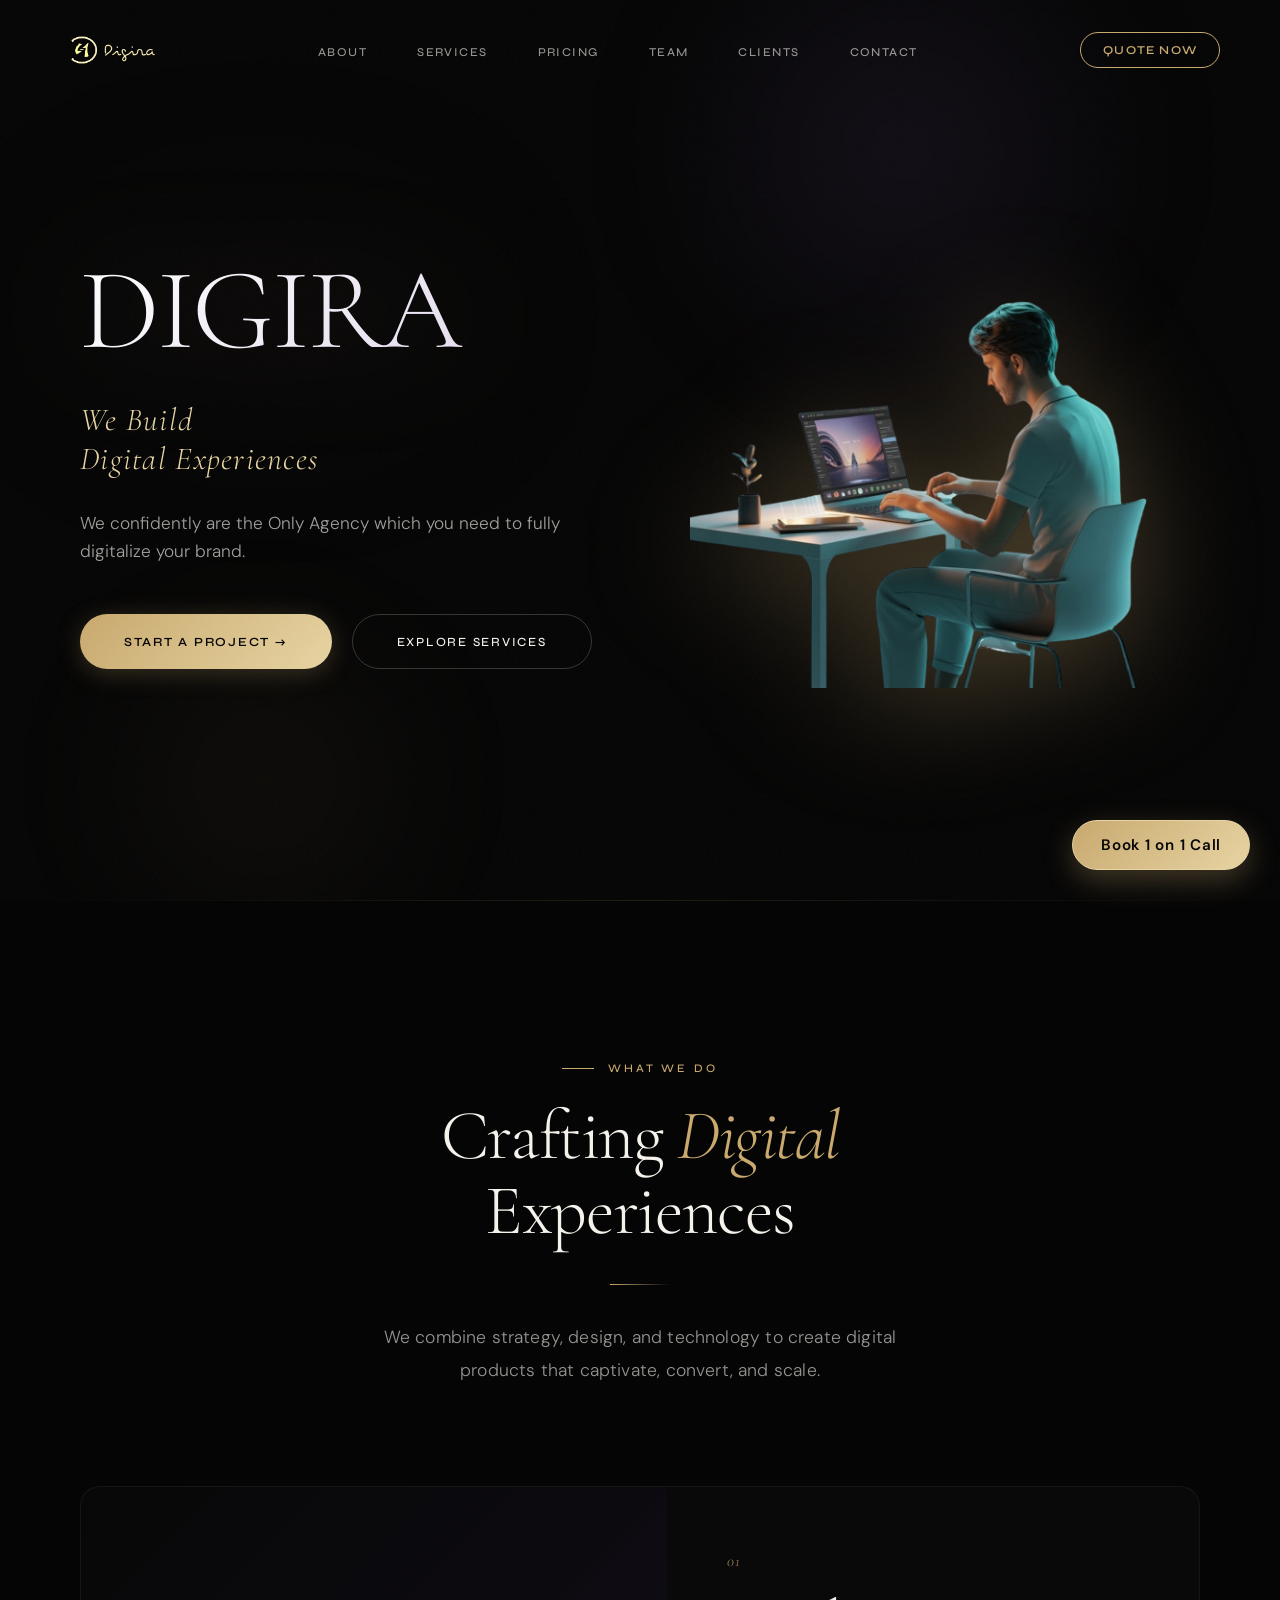
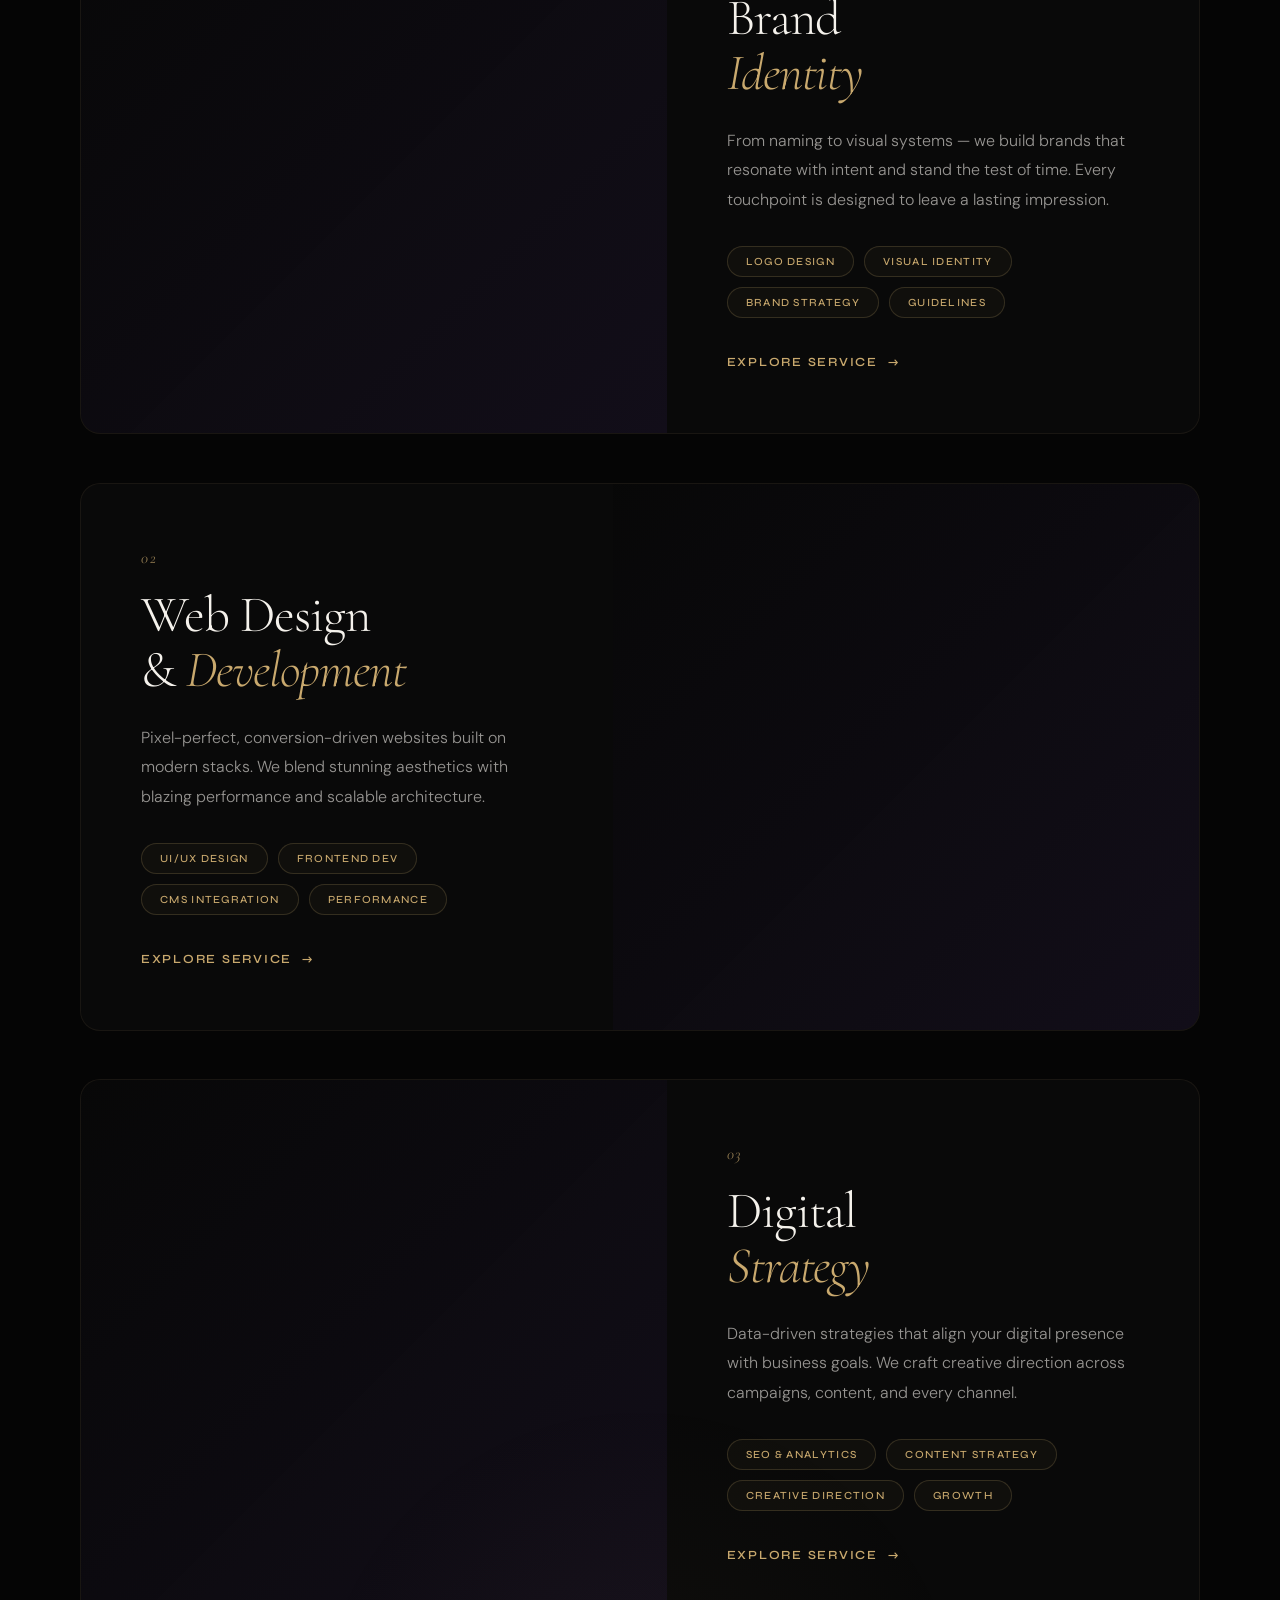
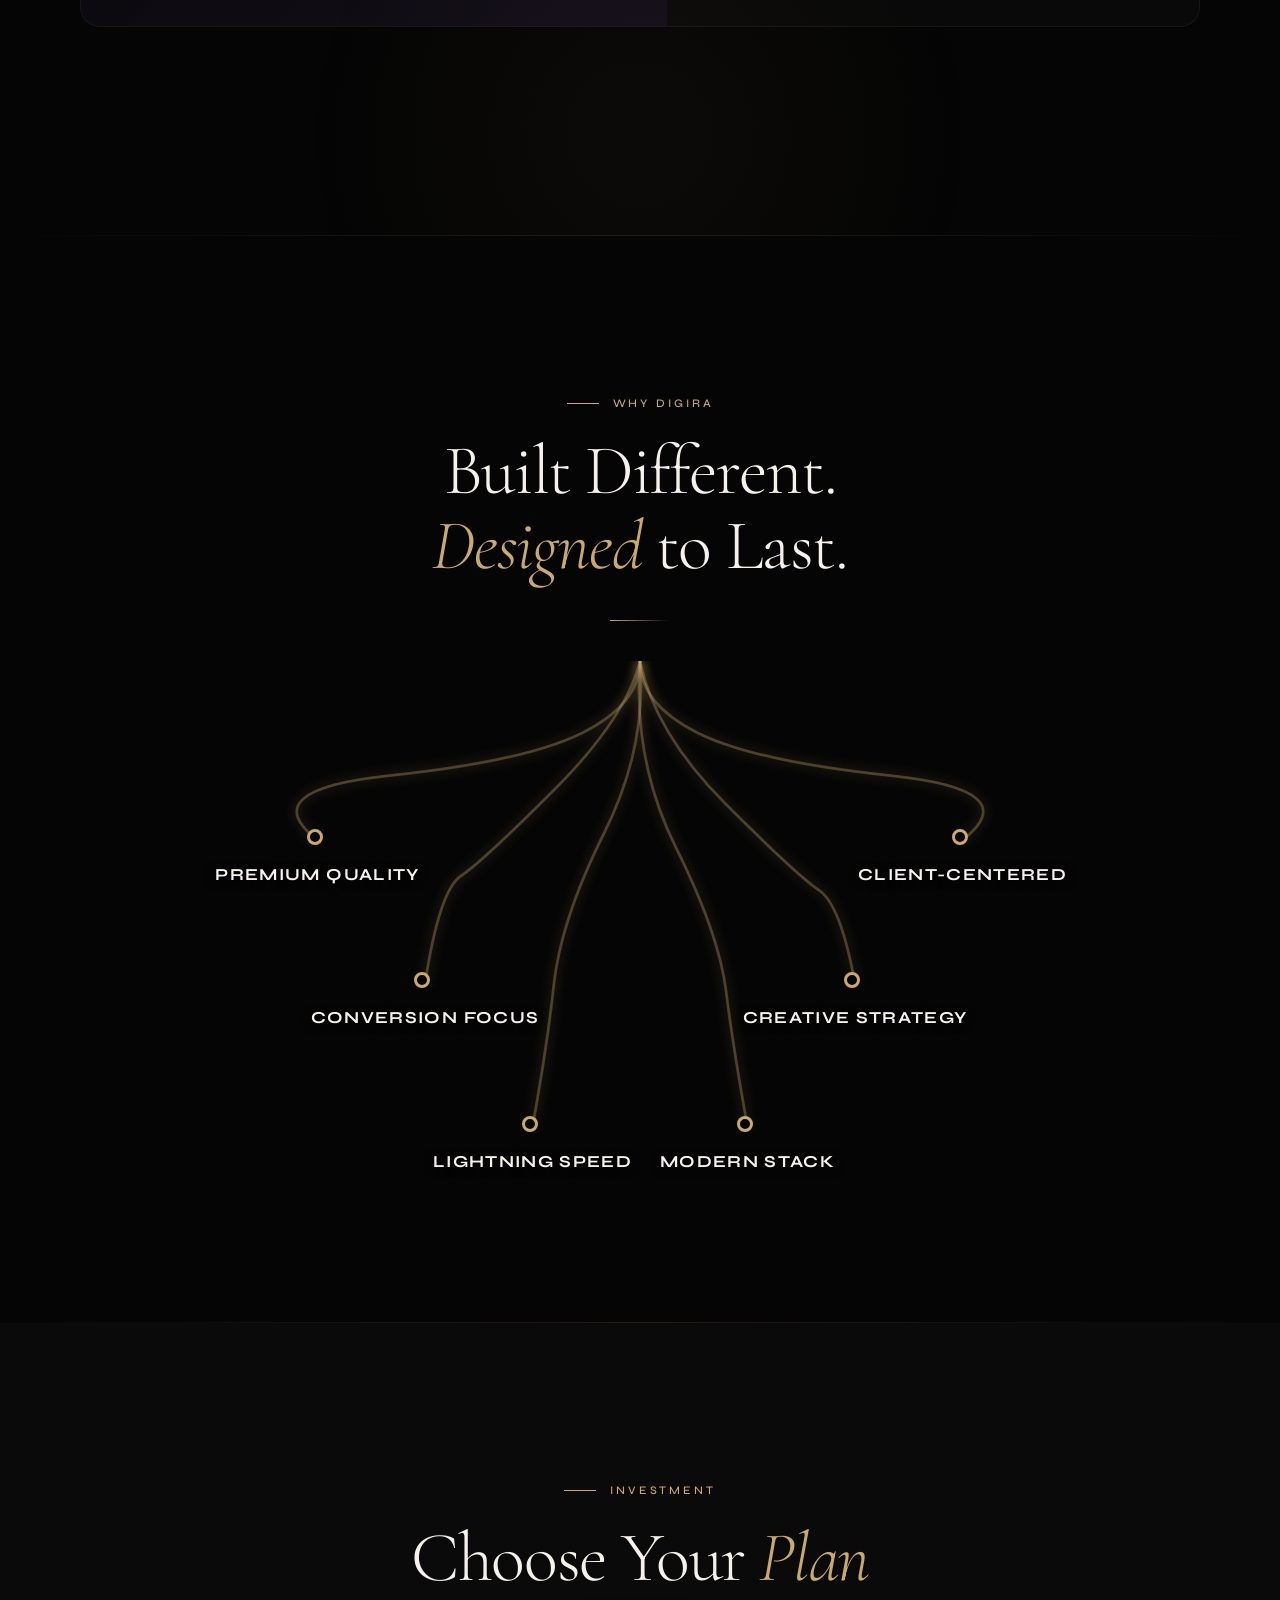
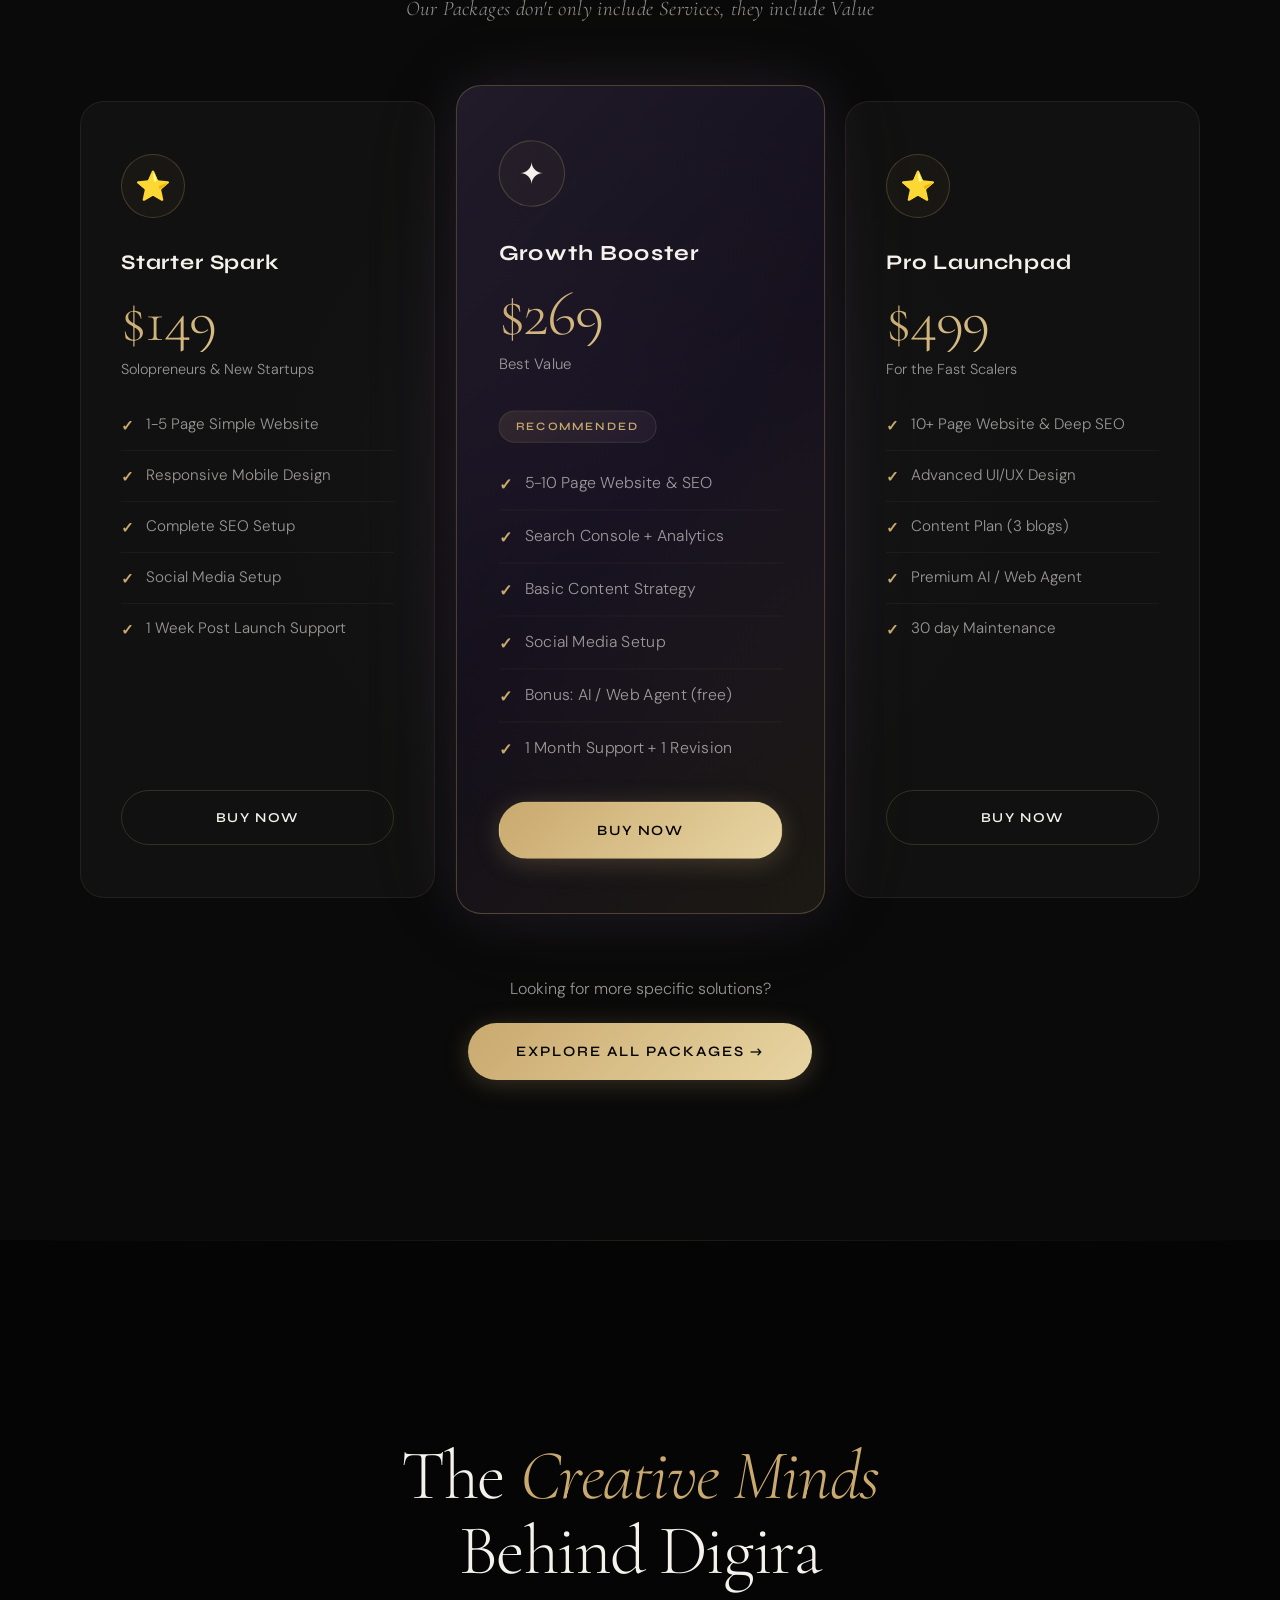
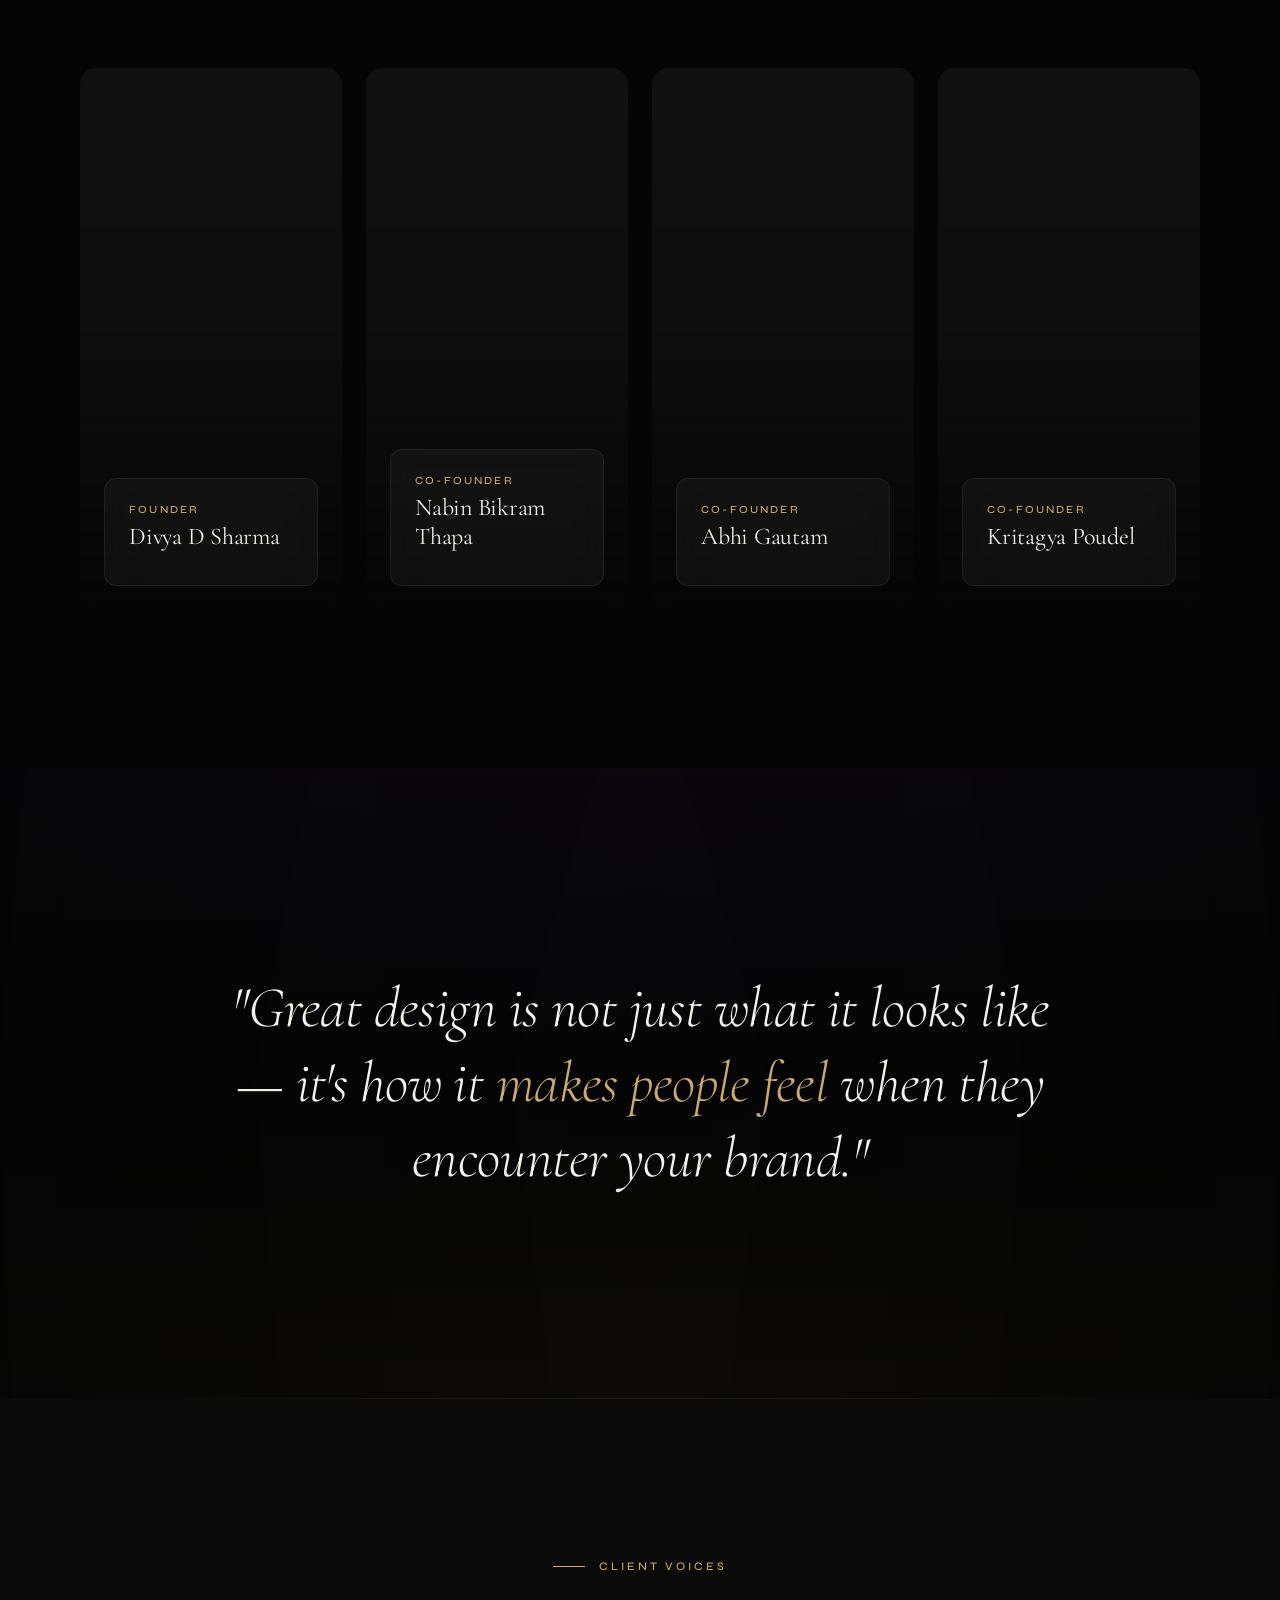
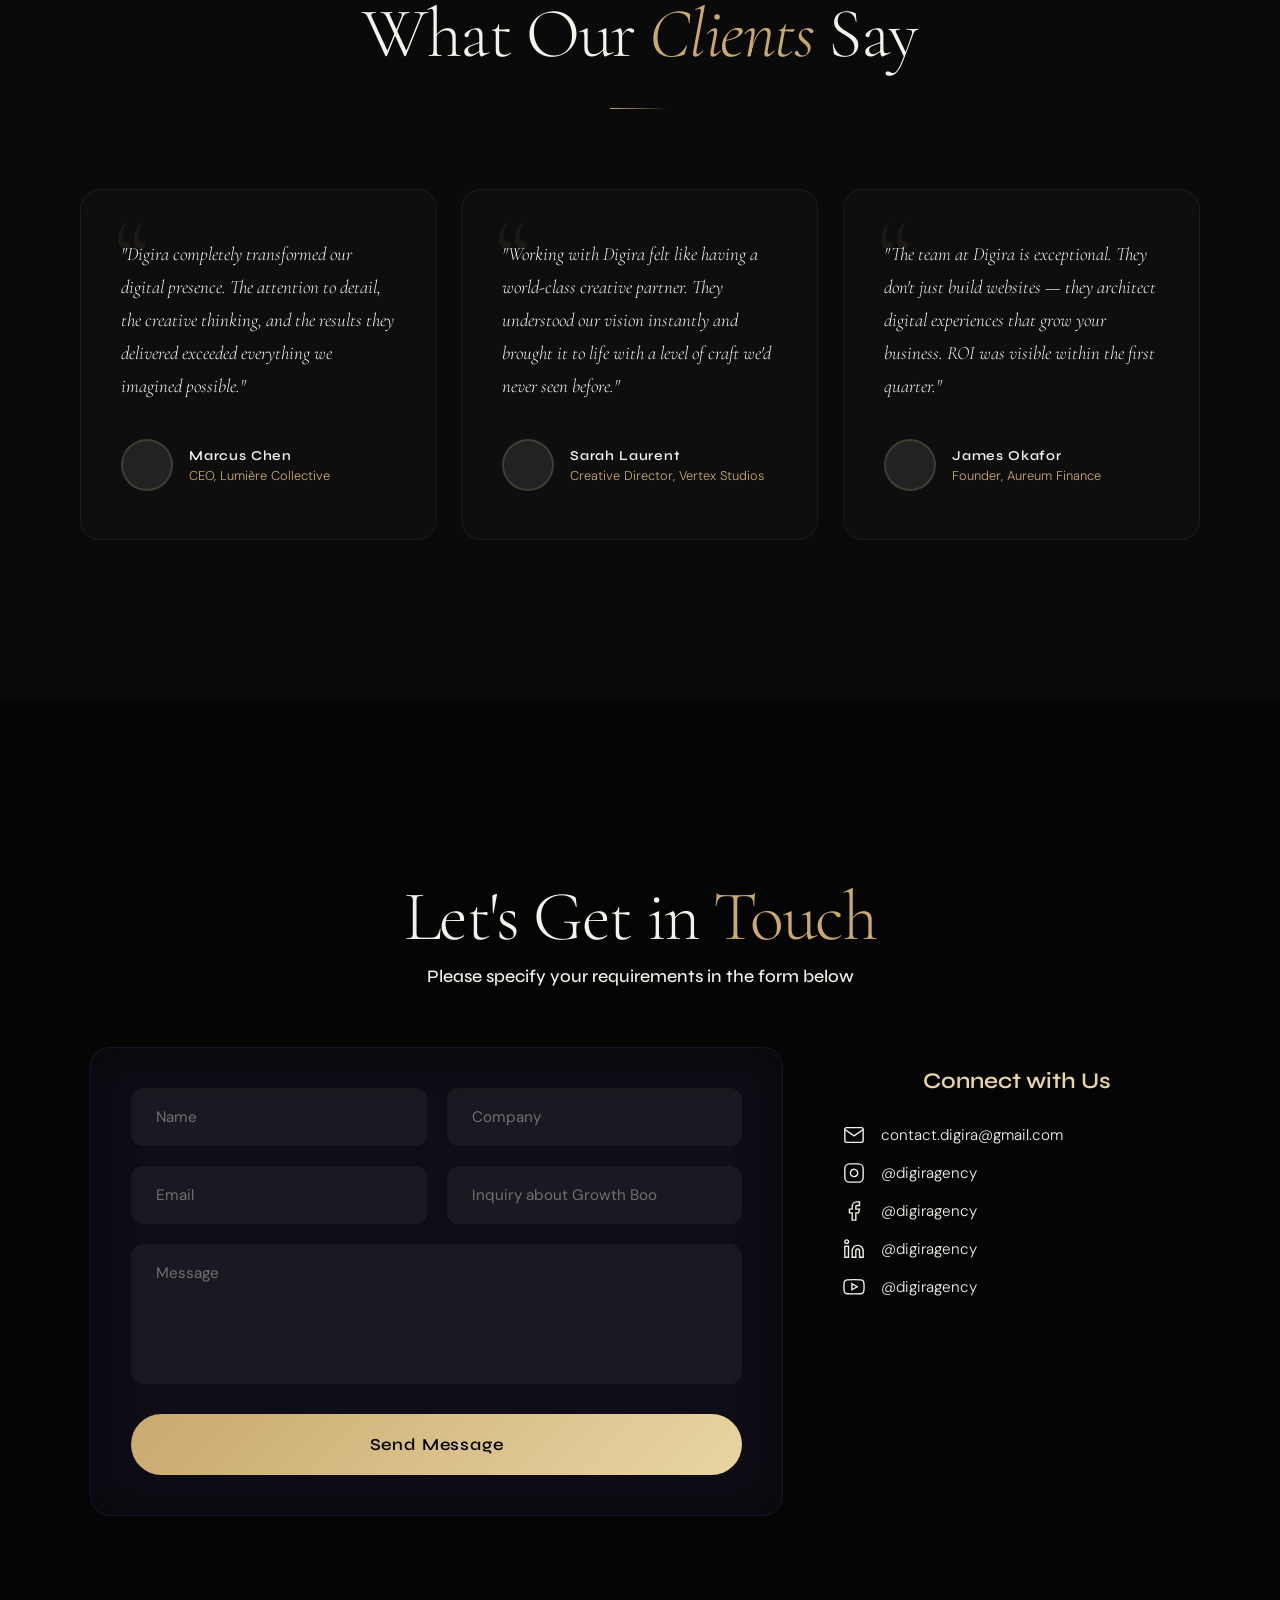
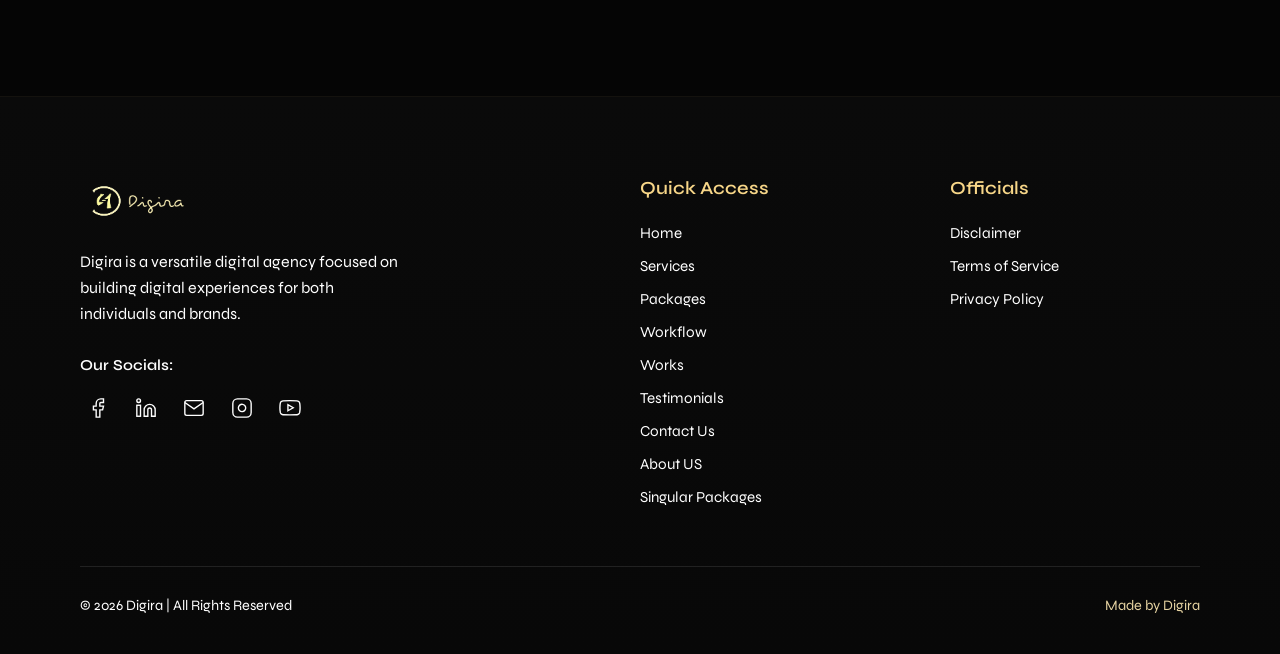
<file: index.html>
<!DOCTYPE html>
<html lang="en">

<head>
  <meta charset="UTF-8" />
  <meta name="viewport" content="width=device-width, initial-scale=1.0" />
  <!-- Meta Tags -->
  <meta name="description"
    content="Digira is a leading digital agency offering comprehensive services from SEO to web design and marketing. We help startups grow online with innovative solutions." />
  <meta name="keywords"
    content="Digira, digital agency, SEO, web design, marketing, startups, digital solutions, web agents, AI agents, web development, digital marketing, UI/UX design, best web design in Nepal, web design agency Nepal, best digital marketing in Nepal, cheap digital marketing in Nepal, best digital marketing agency in Nepal, best web design agency in Nepal, best SEO agency in Nepal, best digital marketing company in Nepal, best web design company in Nepal, best SEO company in Nepal, best digital marketing services in Nepal, best web design services in Nepal, best SEO services in Nepal" />
  <meta name="author" content="Nabin | Digiragency" />
  <link rel="canonical" href="https://www.digiragency.com/" />
  <meta name="robots" content="index, follow" />
  <!-- Social Sharing Meta Tags -->
  <meta property="og:title" content="Digira - Digital Agency for Startups" />
  <meta property="og:description" content="Helping startups grow with SEO, Web Design, and Digital Marketing." />
  <meta property="og:image" content="https://www.digiragency.com/assets/logo_only.png" />
  <meta property="og:url" content="https://www.digiragency.com/" />
  <meta property="og:type" content="website" />
  <meta property="og:site_name" content="Digira - Digital Agency for Startups" />
  <meta name="twitter:card" content="summary_large_image" />
  <meta name="twitter:title" content="Digira - Digital Agency for Startups" />
  <meta name="twitter:description" content="Helping startups grow with SEO, Web Design, and Digital Marketing." />
  <meta name="twitter:image" content="https://www.digiragency.com/assets/logo_only.png" />
  <link rel="icon" type="image/png" href="./assets/logo_only.png" />
  <title>
    Digira - All-in-One Digital Agency for Startups | SEO, Web Design,
    Marketing
  </title>
  <link rel="preconnect" href="https://fonts.googleapis.com" />
  <link rel="preconnect" href="https://fonts.gstatic.com" crossorigin />
  <link
    href="https://fonts.googleapis.com/css2?family=Cormorant+Garamond:ital,wght@0,300;0,400;0,500;0,600;1,300;1,400&family=Syne:wght@400;500;600;700;800&family=DM+Sans:ital,wght@0,300;0,400;1,300&display=swap"
    rel="stylesheet" />
  <link rel="stylesheet" href="./styling/styles.css" />
</head>

<body>


  <!-- NAVBAR -->
  <nav id="navbar">
    <a href="#" class="nav-logo">
      <img src="./assets/logo.png" alt="Digira" class="nav-logo-img">
    </a>
    <div class="nav-center">
      <ul class="nav-links" id="navLinks">
        <li><a href="#intro">About</a></li>
        <li><a href="#services">Services</a></li>
        <li><a href="#pricing">Pricing</a></li>
        <li><a href="#team">Team</a></li>
        <li><a href="#testimonials">Clients</a></li>
        <li><a href="#cta">Contact</a></li>
      </ul>
    </div>
    <div class="nav-right" style="display: flex; align-items: center; gap: 20px;">
      <a href="#cta" class="nav-quote-btn">Quote Now</a>
      <button class="nav-menu-btn" id="menuBtn">
        <span></span>
        <span></span>
        <span></span>
      </button>
    </div>
  </nav>

  <!-- HERO -->
  <section id="hero">
    <div class="hero-orb hero-orb-1"></div>
    <div class="hero-orb hero-orb-2"></div>

    <div class="hero-container hero-split">
      <!-- Left Column: Text -->
      <div class="hero-content">
        <h1 class="hero-headline text-left">DIGIRA</h1>
        <h2 class="hero-subtitle text-left">We Build<br><em>Digital Experiences</em></h2>
        <p class="hero-description text-left">We confidently are the Only Agency which you need to fully digitalize your
          brand.</p>
        <div class="hero-actions">
          <a href="mailto:hello@digira.agency" class="btn-primary">Start a Project →</a>
          <a href="#services" class="btn-secondary">Explore Services</a>
        </div>
      </div>

      <!-- Right Column: Animated Logo -->
      <div class="hero-visual">
        <div class="hero-logo-wrapper">
          <img src="./assets/hero.png" alt="Digira Custom Hero Image">
        </div>
      </div>
    </div>
  </section>

  <hr class="section-divider" />

  <!-- SERVICES -->
  <section id="services" class="section-pad">
    <div class="services-header-new">
      <div class="eyebrow reveal" style="justify-content:center">What We Do</div>
      <h2 class="section-title reveal delay-1" style="text-align:center">Crafting <em>Digital</em><br>Experiences</h2>
      <div class="gold-line reveal delay-2" style="margin:36px auto"></div>
      <p class="services-intro reveal delay-3">We combine strategy, design, and technology to create digital products
        that captivate, convert, and scale.</p>
    </div>

    <!-- Service 1 -->
    <div class="service-showcase reveal">
      <div class="service-showcase-img">
        <div class="service-showcase-img-inner"
          style="background-image:url('https://images.unsplash.com/photo-1561070791-2526d30994b5?w=900&q=80')"></div>
        <div class="service-showcase-img-overlay"></div>
      </div>
      <div class="service-showcase-content">
        <div class="service-showcase-num">01</div>
        <h3 class="service-showcase-title">Brand<br><em>Identity</em></h3>
        <p class="service-showcase-desc">From naming to visual systems — we build brands that resonate with intent and
          stand the test of time. Every touchpoint is designed to leave a lasting impression.</p>
        <ul class="service-showcase-tags">
          <li>Logo Design</li>
          <li>Visual Identity</li>
          <li>Brand Strategy</li>
          <li>Guidelines</li>
        </ul>
        <a href="#" class="service-showcase-link">Explore Service <span>→</span></a>
      </div>
    </div>

    <!-- Service 2 -->
    <div class="service-showcase reverse reveal">
      <div class="service-showcase-img">
        <div class="service-showcase-img-inner"
          style="background-image:url('https://images.unsplash.com/photo-1581291518857-4e27b48ff24e?w=900&q=80')"></div>
        <div class="service-showcase-img-overlay"></div>
      </div>
      <div class="service-showcase-content">
        <div class="service-showcase-num">02</div>
        <h3 class="service-showcase-title">Web Design<br>& <em>Development</em></h3>
        <p class="service-showcase-desc">Pixel-perfect, conversion-driven websites built on modern stacks. We blend
          stunning aesthetics with blazing performance and scalable architecture.</p>
        <ul class="service-showcase-tags">
          <li>UI/UX Design</li>
          <li>Frontend Dev</li>
          <li>CMS Integration</li>
          <li>Performance</li>
        </ul>
        <a href="#" class="service-showcase-link">Explore Service <span>→</span></a>
      </div>
    </div>

    <!-- Service 3 -->
    <div class="service-showcase reveal">
      <div class="service-showcase-img">
        <div class="service-showcase-img-inner"
          style="background-image:url('https://images.unsplash.com/photo-1460925895917-afdab827c52f?w=900&q=80')"></div>
        <div class="service-showcase-img-overlay"></div>
      </div>
      <div class="service-showcase-content">
        <div class="service-showcase-num">03</div>
        <h3 class="service-showcase-title">Digital<br><em>Strategy</em></h3>
        <p class="service-showcase-desc">Data-driven strategies that align your digital presence with business goals. We
          craft creative direction across campaigns, content, and every channel.</p>
        <ul class="service-showcase-tags">
          <li>SEO & Analytics</li>
          <li>Content Strategy</li>
          <li>Creative Direction</li>
          <li>Growth</li>
        </ul>
        <a href="#" class="service-showcase-link">Explore Service <span>→</span></a>
      </div>
    </div>
  </section>

  <hr class="section-divider" />

  <!-- WHY -->
  <section id="why" class="section-pad">
    <div class="why-header" style="margin-bottom: 40px;">
      <div class="eyebrow reveal" style="justify-content:center">Why Digira</div>
      <h2 class="section-title reveal delay-1">Built Different.<br><em>Designed</em> to Last.</h2>
      <div class="gold-line reveal delay-2" style="margin:36px auto"></div>
    </div>

    <div class="root-system" id="rootSystem">
      <svg class="root-svg" viewBox="0 0 1200 700" preserveAspectRatio="none">
        <defs>
          <filter id="rootGlow" x="-20%" y="-20%" width="140%" height="140%">
            <feGaussianBlur stdDeviation="8" result="blur" />
            <feComposite in="SourceGraphic" in2="blur" operator="over" />
          </filter>
        </defs>

        <!-- Faint background roots -->
        <path class="root-path-bg" d="M600,0 Q600,60 520,100 T250,160 T150,250" />
        <path class="root-path-bg" d="M600,0 Q580,80 480,180 T350,300 T300,450" />
        <path class="root-path-bg" d="M600,0 Q610,120 550,240 T480,450 T450,650" />
        <path class="root-path-bg" d="M600,0 Q590,140 650,260 T720,460 T750,650" />
        <path class="root-path-bg" d="M600,0 Q620,100 720,200 T850,320 T900,450" />
        <path class="root-path-bg" d="M600,0 Q600,60 680,100 T950,160 T1050,250" />

        <!-- Animated growing roots -->
        <path class="root-path active-path target-1" d="M600,0 Q600,60 520,100 T250,160 T150,250" />
        <path class="root-path active-path target-2" d="M600,0 Q580,80 480,180 T350,300 T300,450" />
        <path class="root-path active-path target-3" d="M600,0 Q610,120 550,240 T480,450 T450,650" />
        <path class="root-path active-path target-4" d="M600,0 Q590,140 650,260 T720,460 T750,650" />
        <path class="root-path active-path target-5" d="M600,0 Q620,100 720,200 T850,320 T900,450" />
        <path class="root-path active-path target-6" d="M600,0 Q600,60 680,100 T950,160 T1050,250" />
      </svg>

      <!-- Node 1 -->
      <div class="root-node" data-target="1" style="left: calc(150 / 1200 * 100%); top: calc(250 / 700 * 100%);">
        <div class="root-dot"></div>
        <div class="root-info">
          <h4 class="root-title">Premium Quality</h4>
          <div class="root-desc-wrapper">
            <p class="root-desc">We pursue excellence in every pixel, interaction, and line of code.</p>
          </div>
        </div>
      </div>

      <!-- Node 2 -->
      <div class="root-node" data-target="2" style="left: calc(300 / 1200 * 100%); top: calc(450 / 700 * 100%);">
        <div class="root-dot"></div>
        <div class="root-info">
          <h4 class="root-title">Conversion Focus</h4>
          <div class="root-desc-wrapper">
            <p class="root-desc">Beautiful design that drives results. We balance aesthetics with ROI.</p>
          </div>
        </div>
      </div>

      <!-- Node 3 -->
      <div class="root-node" data-target="3" style="left: calc(450 / 1200 * 100%); top: calc(650 / 700 * 100%);">
        <div class="root-dot"></div>
        <div class="root-info">
          <h4 class="root-title">Lightning Speed</h4>
          <div class="root-desc-wrapper">
            <p class="root-desc">Speed is non-negotiable. Experiences that load instantly and respond in real-time.</p>
          </div>
        </div>
      </div>

      <!-- Node 4 -->
      <div class="root-node" data-target="4" style="left: calc(750 / 1200 * 100%); top: calc(650 / 700 * 100%);">
        <div class="root-dot"></div>
        <div class="root-info">
          <h4 class="root-title">Modern Stack</h4>
          <div class="root-desc-wrapper">
            <p class="root-desc">Cutting-edge tools ensure your digital presence is future-proof and scalable.</p>
          </div>
        </div>
      </div>

      <!-- Node 5 -->
      <div class="root-node" data-target="5" style="left: calc(900 / 1200 * 100%); top: calc(450 / 700 * 100%);">
        <div class="root-dot"></div>
        <div class="root-info">
          <h4 class="root-title">Creative Strategy</h4>
          <div class="root-desc-wrapper">
            <p class="root-desc">Every decision guided by strategic thinking to connect to business outcomes.</p>
          </div>
        </div>
      </div>

      <!-- Node 6 -->
      <div class="root-node" data-target="6" style="left: calc(1050 / 1200 * 100%); top: calc(250 / 700 * 100%);">
        <div class="root-dot"></div>
        <div class="root-info">
          <h4 class="root-title">Client-Centered</h4>
          <div class="root-desc-wrapper">
            <p class="root-desc">You're a partner. Our process is transparent, collaborative, and built around your
              vision.</p>
          </div>
        </div>
      </div>
    </div>
  </section>

  <hr class="section-divider" />

  <!-- PRICING -->
  <section id="pricing" class="section-pad">
    <div class="pricing-header">
      <div class="eyebrow reveal" style="justify-content:center">Investment</div>
      <h2 class="section-title reveal delay-1" style="text-align:center">Choose Your <em>Plan</em></h2>
      <p class="pricing-tagline reveal delay-2">Our Packages don't only include Services, they include Value</p>
    </div>
    <div class="pricing-grid">
      <div class="pricing-card reveal delay-1">
        <div class="pricing-icon">⭐</div>
        <h3 class="pricing-name">Starter Spark</h3>
        <div class="pricing-price">$149</div>
        <p class="pricing-subtitle">Solopreneurs & New Startups</p>
        <ul class="pricing-features">
          <li>1-5 Page Simple Website</li>
          <li>Responsive Mobile Design</li>
          <li>Complete SEO Setup</li>
          <li>Social Media Setup</li>
          <li>1 Week Post Launch Support</li>
        </ul>
        <button class="pricing-btn" onclick="window.location.href='#cta'">Buy Now</button>
      </div>

      <div class="pricing-card featured reveal delay-2">
        <div class="pricing-icon">✦</div>
        <h3 class="pricing-name">Growth Booster</h3>
        <div class="pricing-price">$269</div>
        <p class="pricing-subtitle">Best Value</p>
        <div class="pricing-badge">Recommended</div>
        <ul class="pricing-features">
          <li>5-10 Page Website & SEO</li>
          <li>Search Console + Analytics</li>
          <li>Basic Content Strategy</li>
          <li>Social Media Setup</li>
          <li>Bonus: AI / Web Agent (free)</li>
          <li>1 Month Support + 1 Revision</li>
        </ul>
        <button class="pricing-btn" onclick="window.location.href='#cta'">Buy Now</button>
      </div>

      <div class="pricing-card reveal delay-3">
        <div class="pricing-icon">⭐</div>
        <h3 class="pricing-name">Pro Launchpad</h3>
        <div class="pricing-price">$499</div>
        <p class="pricing-subtitle">For the Fast Scalers</p>
        <ul class="pricing-features">
          <li>10+ Page Website & Deep SEO</li>
          <li>Advanced UI/UX Design</li>
          <li>Content Plan (3 blogs)</li>
          <li>Premium AI / Web Agent</li>
          <li>30 day Maintenance</li>
        </ul>
        <button class="pricing-btn" onclick="window.location.href='#cta'">Buy Now</button>
      </div>
    </div>

    <!-- CROSS SELL CTA -->
    <div class="pricing-cta reveal delay-4" style="text-align: center; margin-top: 80px;">
      <p style="font-family: var(--body); font-size: 1rem; color: var(--white-dim); margin-bottom: 24px;">Looking for
        more specific solutions?</p>
      <a href="packages.html" class="btn-primary" style="font-size: 0.9rem; padding: 20px 48px;">Explore All Packages
        →</a>
    </div>
  </section>

  <hr class="section-divider" />

  <!-- TEAM -->
  <section id="team" class="section-pad">
    <div class="team-header">
      <div class="eyebrow reveal" style="justify-content:center">Meet The Team</div>
      <h2 class="section-title reveal delay-1">The <em>Creative Minds</em><br>Behind Digira</h2>
    </div>
    <div class="team-grid">
      <div class="team-card reveal delay-1">
        <div class="team-photo"
          style="background-image:url('https://images.unsplash.com/photo-1573496359142-b8d87734a5a2?w=600&q=80')"></div>
        <div class="team-overlay">
          <div class="team-glass">
            <div class="team-role">Founder</div>
            <div class="team-name">Divya D Sharma</div>
            <p class="team-desc">Visionary leader behind Digira Agency, focused on premium digital experiences, brand
              strategy, and creative direction.</p>
          </div>
        </div>
      </div>
      <div class="team-card reveal delay-2">
        <div class="team-photo"
          style="background-image:url('https://images.unsplash.com/photo-1507003211169-0a1dd7228f2d?w=600&q=80')"></div>
        <div class="team-overlay">
          <div class="team-glass">
            <div class="team-role">Co-Founder</div>
            <div class="team-name">Nabin Bikram Thapa</div>
            <p class="team-desc">Specializes in development architecture, performance optimization, and scalable web
              solutions.</p>
          </div>
        </div>
      </div>
      <div class="team-card reveal delay-3">
        <div class="team-photo"
          style="background-image:url('https://images.unsplash.com/photo-1500648767791-00dcc994a43e?w=600&q=80')"></div>
        <div class="team-overlay">
          <div class="team-glass">
            <div class="team-role">Co-Founder</div>
            <div class="team-name">Abhi Gautam</div>
            <p class="team-desc">Focused on UI/UX design, modern interface systems, and user-centered digital products.
            </p>
          </div>
        </div>
      </div>
      <div class="team-card reveal delay-4">
        <div class="team-photo"
          style="background-image:url('https://images.unsplash.com/photo-1472099645785-5658abf4ff4e?w=600&q=80')"></div>
        <div class="team-overlay">
          <div class="team-glass">
            <div class="team-role">Co-Founder</div>
            <div class="team-name">Kritagya Poudel</div>
            <p class="team-desc">Works on creative strategy, branding systems, and innovative design solutions.</p>
          </div>
        </div>
      </div>
    </div>
  </section>

  <!-- BREAK -->
  <section id="break">
    <div class="break-bg"></div>
    <div class="break-gradient"></div>
    <div class="break-content">
      <p class="break-quote reveal">"Great design is not just what it looks like — it's how it <span>makes people
          feel</span> when they encounter your brand."</p>
    </div>
  </section>

  <hr class="section-divider" />

  <!-- TESTIMONIALS -->
  <section id="testimonials" class="section-pad">
    <div class="testimonials-header">
      <div class="eyebrow reveal" style="justify-content:center">Client Voices</div>
      <h2 class="section-title reveal delay-1">What Our <em>Clients</em> Say</h2>
      <div class="gold-line reveal delay-2" style="margin:36px auto"></div>
    </div>
    <div class="testimonials-track">
      <div class="testimonial-card reveal delay-1">
        <p class="testimonial-text">"Digira completely transformed our digital presence. The attention to detail, the
          creative thinking, and the results they delivered exceeded everything we imagined possible."</p>
        <div class="testimonial-author">
          <div class="testimonial-avatar"
            style="background-image:url('https://images.unsplash.com/photo-1560250097-0b93528c311a?w=100&q=80')"></div>
          <div>
            <div class="testimonial-name">Marcus Chen</div>
            <div class="testimonial-company">CEO, Lumière Collective</div>
          </div>
        </div>
      </div>
      <div class="testimonial-card reveal delay-2">
        <p class="testimonial-text">"Working with Digira felt like having a world-class creative partner. They
          understood our vision instantly and brought it to life with a level of craft we'd never seen before."</p>
        <div class="testimonial-author">
          <div class="testimonial-avatar"
            style="background-image:url('https://images.unsplash.com/photo-1573497019940-1c28c88b4f3e?w=100&q=80')">
          </div>
          <div>
            <div class="testimonial-name">Sarah Laurent</div>
            <div class="testimonial-company">Creative Director, Vertex Studios</div>
          </div>
        </div>
      </div>
      <div class="testimonial-card reveal delay-3">
        <p class="testimonial-text">"The team at Digira is exceptional. They don't just build websites — they architect
          digital experiences that grow your business. ROI was visible within the first quarter."</p>
        <div class="testimonial-author">
          <div class="testimonial-avatar"
            style="background-image:url('https://images.unsplash.com/photo-1519085360753-af0119f7cbe7?w=100&q=80')">
          </div>
          <div>
            <div class="testimonial-name">James Okafor</div>
            <div class="testimonial-company">Founder, Aureum Finance</div>
          </div>
        </div>
      </div>
    </div>
  </section>

  <!-- CONTACT FORM CTA -->
  <section id="cta" class="section-pad">
    <div class="cta-header">
      <h2 class="section-title reveal">Let's Get in <span style="color: var(--gold);">Touch</span></h2>
      <p class="cta-subtitle reveal delay-1">Please specify your requirements in the form below</p>
    </div>

    <div class="contact-grid reveal delay-2">
      <!-- Left: Form -->
      <div class="contact-form-wrapper">
        <form class="contact-form" onsubmit="event.preventDefault();">
          <div class="form-row">
            <input type="text" placeholder="Name" class="form-input">
            <input type="text" placeholder="Company" class="form-input">
          </div>
          <div class="form-row">
            <input type="email" placeholder="Email" class="form-input">
            <input type="text" placeholder="Inquiry about Growth Boo" class="form-input">
          </div>
          <textarea placeholder="Message" class="form-input form-textarea"></textarea>
          <button type="submit" class="btn-submit">Send Message</button>
        </form>
      </div>

      <!-- Right: Info -->
      <div class="contact-info">
        <h3 class="contact-info-title">Connect with Us</h3>
        <ul class="contact-list">
          <li>
            <a href="mailto:contact.digira@gmail.com" class="contact-item">
              <svg viewBox="0 0 24 24">
                <path d="M4 4h16c1.1 0 2 .9 2 2v12c0 1.1-.9 2-2 2H4c-1.1 0-2-.9-2-2V6c0-1.1.9-2 2-2z"></path>
                <polyline points="22,6 12,13 2,6"></polyline>
              </svg>
              contact.digira@gmail.com
            </a>
          </li>
          <li>
            <a href="#" target="_blank" class="contact-item">
              <svg viewBox="0 0 24 24">
                <rect x="2" y="2" width="20" height="20" rx="5" ry="5"></rect>
                <path d="M16 11.37A4 4 0 1 1 12.63 8 4 4 0 0 1 16 11.37z"></path>
                <line x1="17.5" y1="6.5" x2="17.51" y2="6.5"></line>
              </svg>
              @digiragency
            </a>
          </li>
          <li>
            <a href="#" target="_blank" class="contact-item">
              <svg viewBox="0 0 24 24">
                <path d="M18 2h-3a5 5 0 0 0-5 5v3H7v4h3v8h4v-8h3l1-4h-4V7a1 1 0 0 1 1-1h3z"></path>
              </svg>
              @digiragency
            </a>
          </li>
          <li>
            <a href="#" target="_blank" class="contact-item">
              <svg viewBox="0 0 24 24">
                <path d="M16 8a6 6 0 0 1 6 6v7h-4v-7a2 2 0 0 0-2-2 2 2 0 0 0-2 2v7h-4v-7a6 6 0 0 1 6-6z"></path>
                <rect x="2" y="9" width="4" height="12"></rect>
                <circle cx="4" cy="4" r="2"></circle>
              </svg>
              @digiragency
            </a>
          </li>
          <li>
            <a href="#" target="_blank" class="contact-item">
              <svg viewBox="0 0 24 24">
                <path
                  d="M22.54 6.42a2.78 2.78 0 0 0-1.94-2C18.88 4 12 4 12 4s-6.88 0-8.6.46a2.78 2.78 0 0 0-1.94 2A29 29 0 0 0 1 11.75a29 29 0 0 0 .46 5.33 2.78 2.78 0 0 0 1.94 2c1.72.46 8.6.46 8.6.46s6.88 0 8.6-.46a2.78 2.78 0 0 0 1.94-2 29 29 0 0 0 .46-5.33 29 29 0 0 0-.46-5.33z">
                </path>
                <polygon points="9.75 15.02 15.5 11.75 9.75 8.48 9.75 15.02"></polygon>
              </svg>
              @digiragency
            </a>
          </li>
        </ul>
      </div>
    </div>
  </section>

  <!-- FOOTER -->
  <footer class="footer">
    <div class="footer-container">
      <div class="footer-brand">
        <a href="#" class="footer-logo">
          <img src="./assets/logo.png" alt="Digira Logo" class="footer-logo-img">

        </a>
        <p class="footer-desc">Digira is a versatile digital agency focused on building digital experiences for both
          individuals and brands.</p>
        <div class="footer-social-section">
          <p class="footer-social-text">Our Socials:</p>
          <div class="footer-social-icons">
            <a href="#" aria-label="Facebook"><svg viewBox="0 0 24 24">
                <path d="M18 2h-3a5 5 0 0 0-5 5v3H7v4h3v8h4v-8h3l1-4h-4V7a1 1 0 0 1 1-1h3z"></path>
              </svg></a>
            <a href="#" aria-label="LinkedIn"><svg viewBox="0 0 24 24">
                <path d="M16 8a6 6 0 0 1 6 6v7h-4v-7a2 2 0 0 0-2-2 2 2 0 0 0-2 2v7h-4v-7a6 6 0 0 1 6-6z"></path>
                <rect x="2" y="9" width="4" height="12"></rect>
                <circle cx="4" cy="4" r="2"></circle>
              </svg></a>
            <a href="mailto:contact.digira@gmail.com" aria-label="Email"><svg viewBox="0 0 24 24">
                <path d="M4 4h16c1.1 0 2 .9 2 2v12c0 1.1-.9 2-2 2H4c-1.1 0-2-.9-2-2V6c0-1.1.9-2 2-2z"></path>
                <polyline points="22,6 12,13 2,6"></polyline>
              </svg></a>
            <a href="#" aria-label="Instagram"><svg viewBox="0 0 24 24">
                <rect x="2" y="2" width="20" height="20" rx="5" ry="5"></rect>
                <path d="M16 11.37A4 4 0 1 1 12.63 8 4 4 0 0 1 16 11.37z"></path>
                <line x1="17.5" y1="6.5" x2="17.51" y2="6.5"></line>
              </svg></a>
            <a href="#" aria-label="YouTube"><svg viewBox="0 0 24 24">
                <path
                  d="M22.54 6.42a2.78 2.78 0 0 0-1.94-2C18.88 4 12 4 12 4s-6.88 0-8.6.46a2.78 2.78 0 0 0-1.94 2A29 29 0 0 0 1 11.75a29 29 0 0 0 .46 5.33 2.78 2.78 0 0 0 1.94 2c1.72.46 8.6.46 8.6.46s6.88 0 8.6-.46a2.78 2.78 0 0 0 1.94-2 29 29 0 0 0 .46-5.33 29 29 0 0 0-.46-5.33z">
                </path>
                <polygon points="9.75 15.02 15.5 11.75 9.75 8.48 9.75 15.02"></polygon>
              </svg></a>
          </div>
        </div>
      </div>

      <div class="footer-links-col">
        <h4 class="footer-title">Quick Access</h4>
        <ul class="footer-links">
          <li><a href="#hero">Home</a></li>
          <li><a href="#services">Services</a></li>
          <li><a href="#pricing">Packages</a></li>
          <li><a href="#workflow">Workflow</a></li>
          <li><a href="#works">Works</a></li>
          <li><a href="#testimonials">Testimonials</a></li>
          <li><a href="#cta">Contact Us</a></li>
          <li><a href="#intro">About US</a></li>
          <li><a href="#pricing">Singular Packages</a></li>
        </ul>
      </div>

      <div class="footer-links-col">
        <h4 class="footer-title">Officials</h4>
        <ul class="footer-links">
          <li><a href="#">Disclaimer</a></li>
          <li><a href="#">Terms of Service</a></li>
          <li><a href="#">Privacy Policy</a></li>
        </ul>
      </div>
    </div>

    <div class="footer-bottom">
      <div class="footer-bottom-content">
        <div>&copy; <span id="current-year">2025</span> Digira | All Rights Reserved</div>
        <div style="color: var(--gold-light);">Made by Digira</div>
      </div>
    </div>

  </footer>

  <a href="#cta" class="btn-book-call">Book 1 on 1 Call</a>

  <script src="./js-files/script.js"></script>
</body>

</html>
</file>
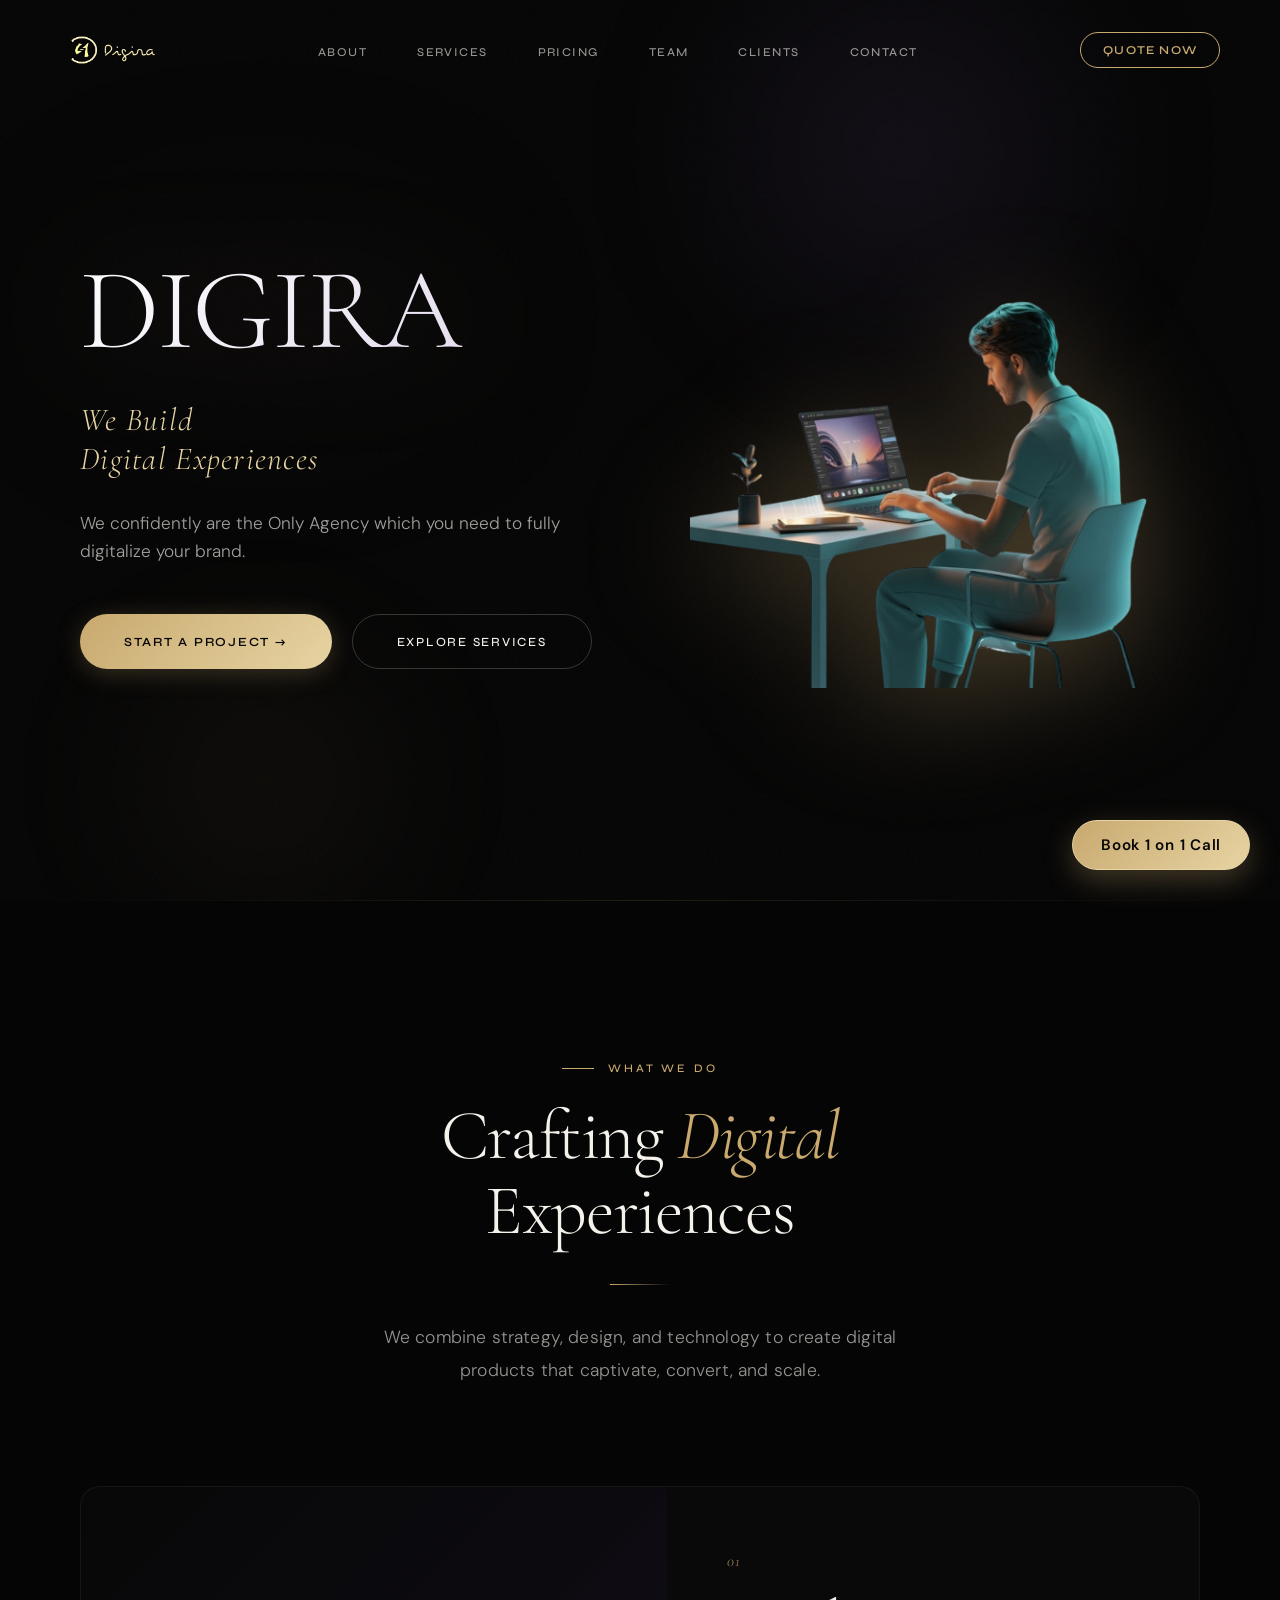
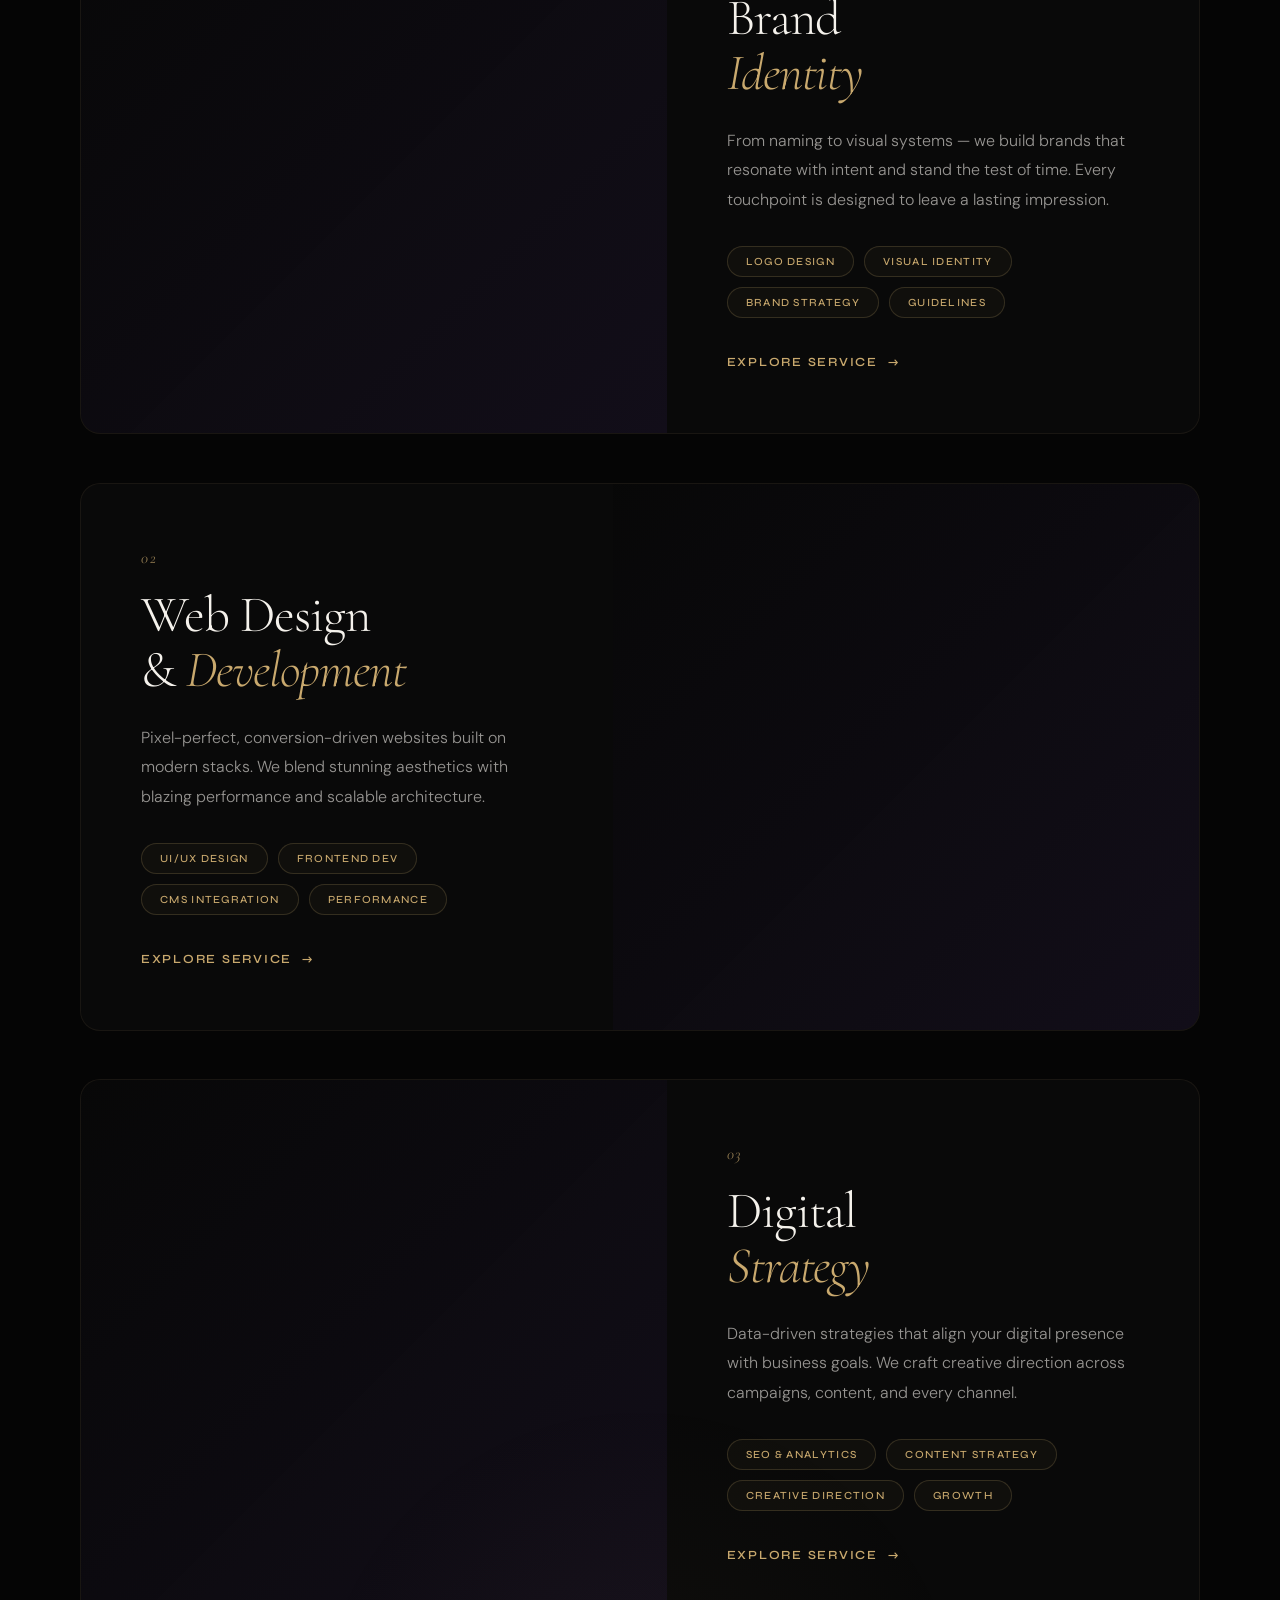
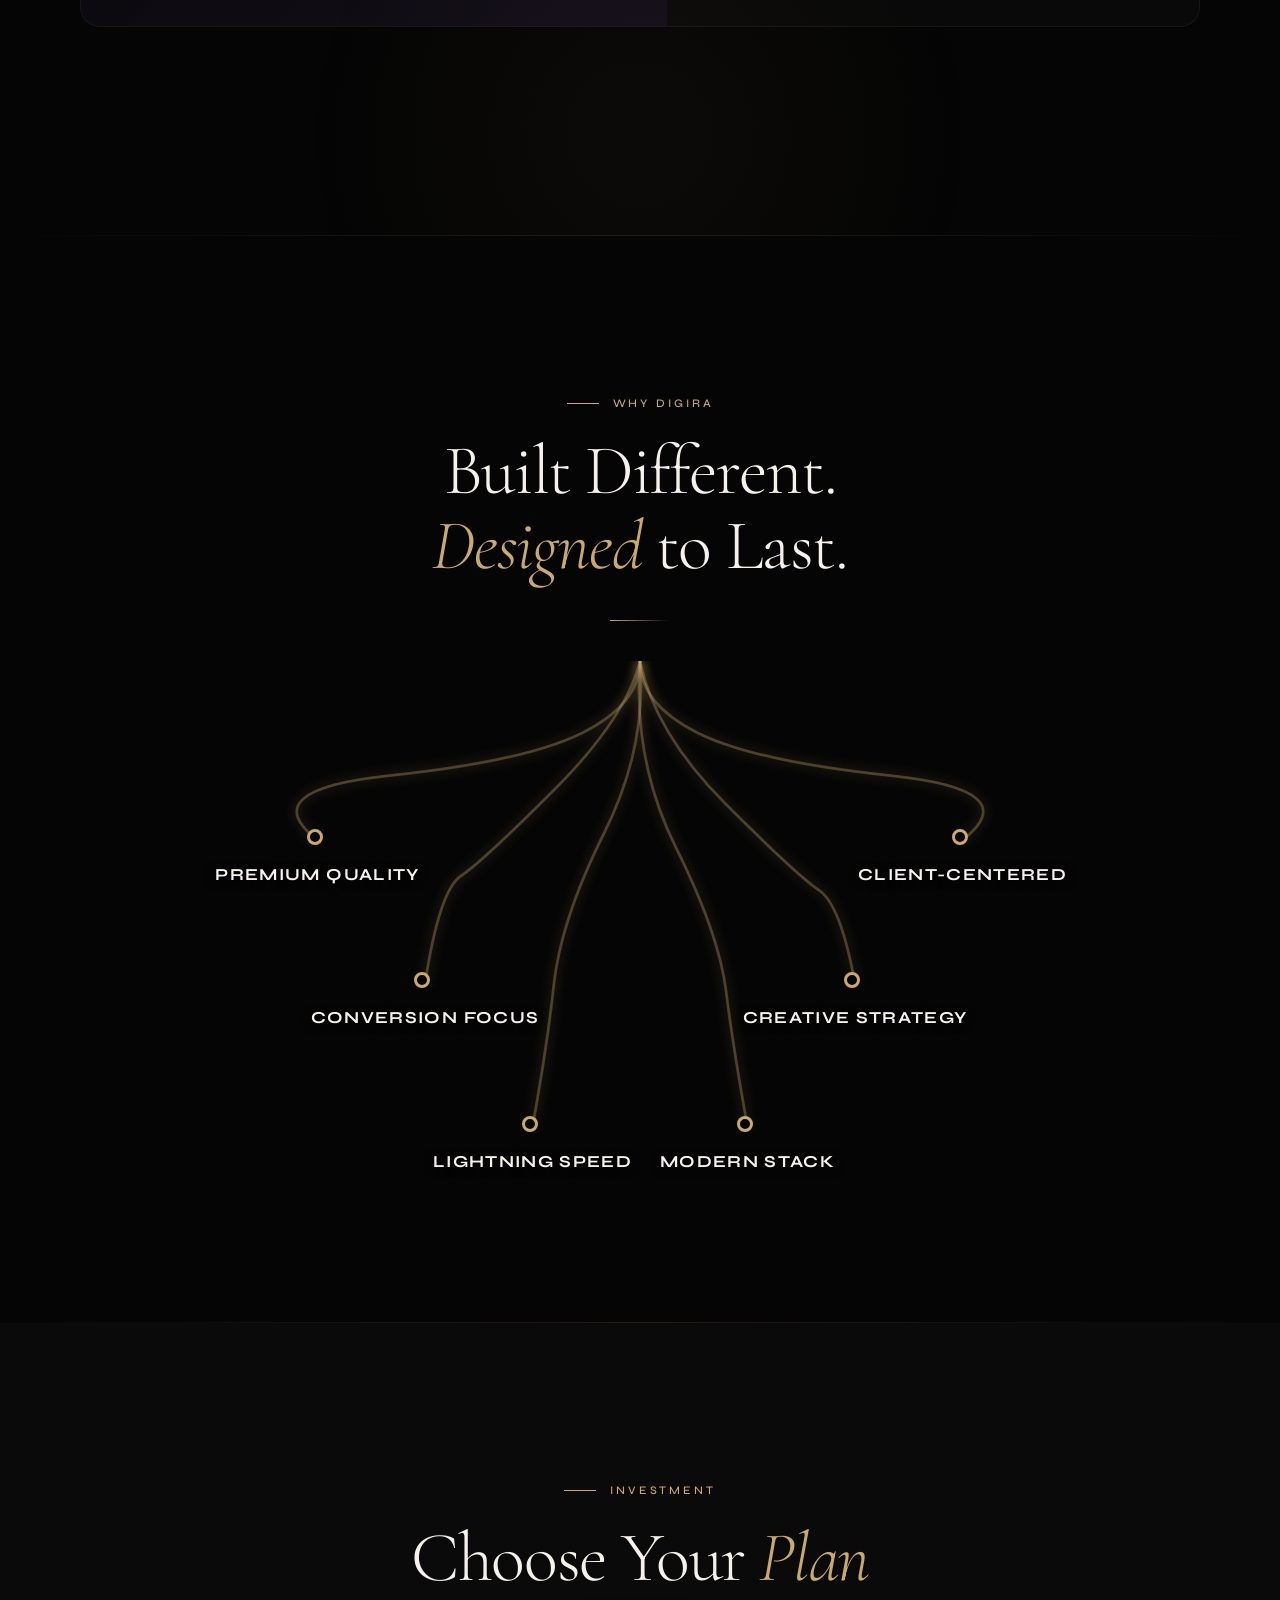
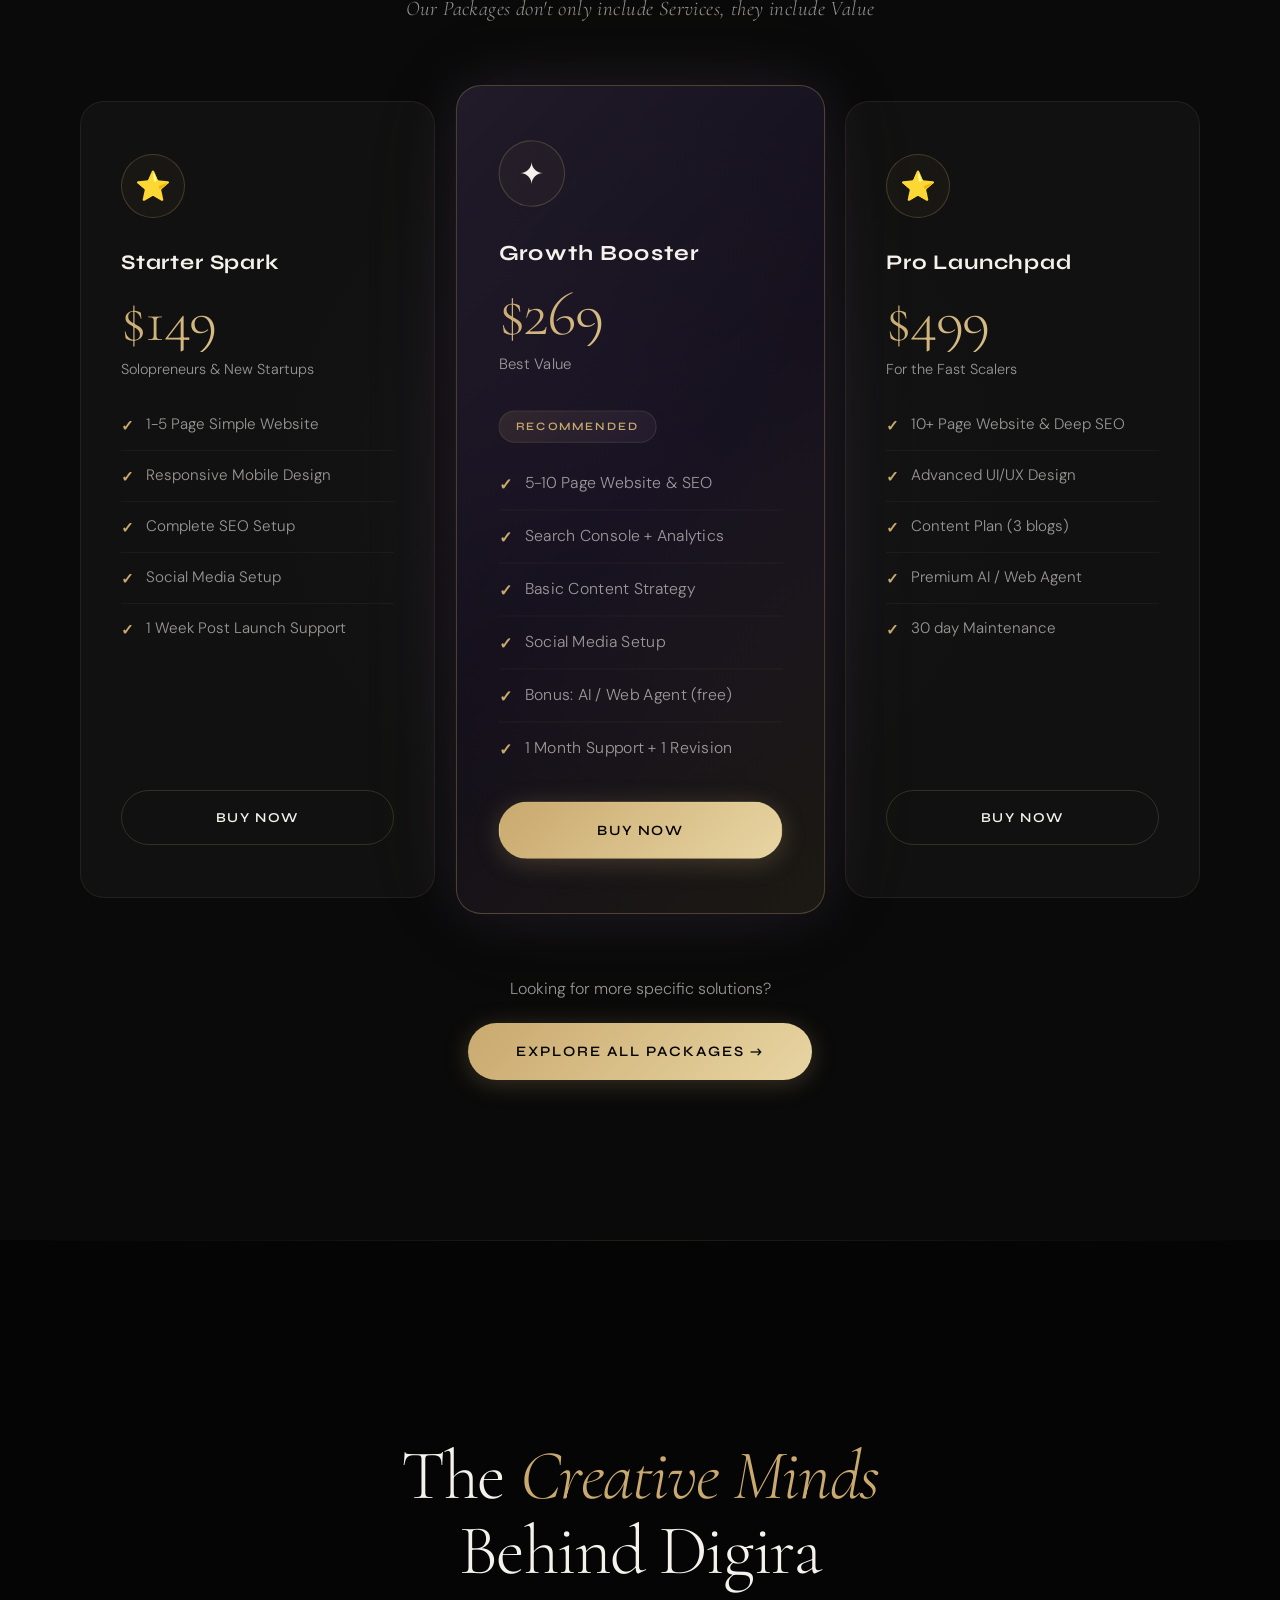
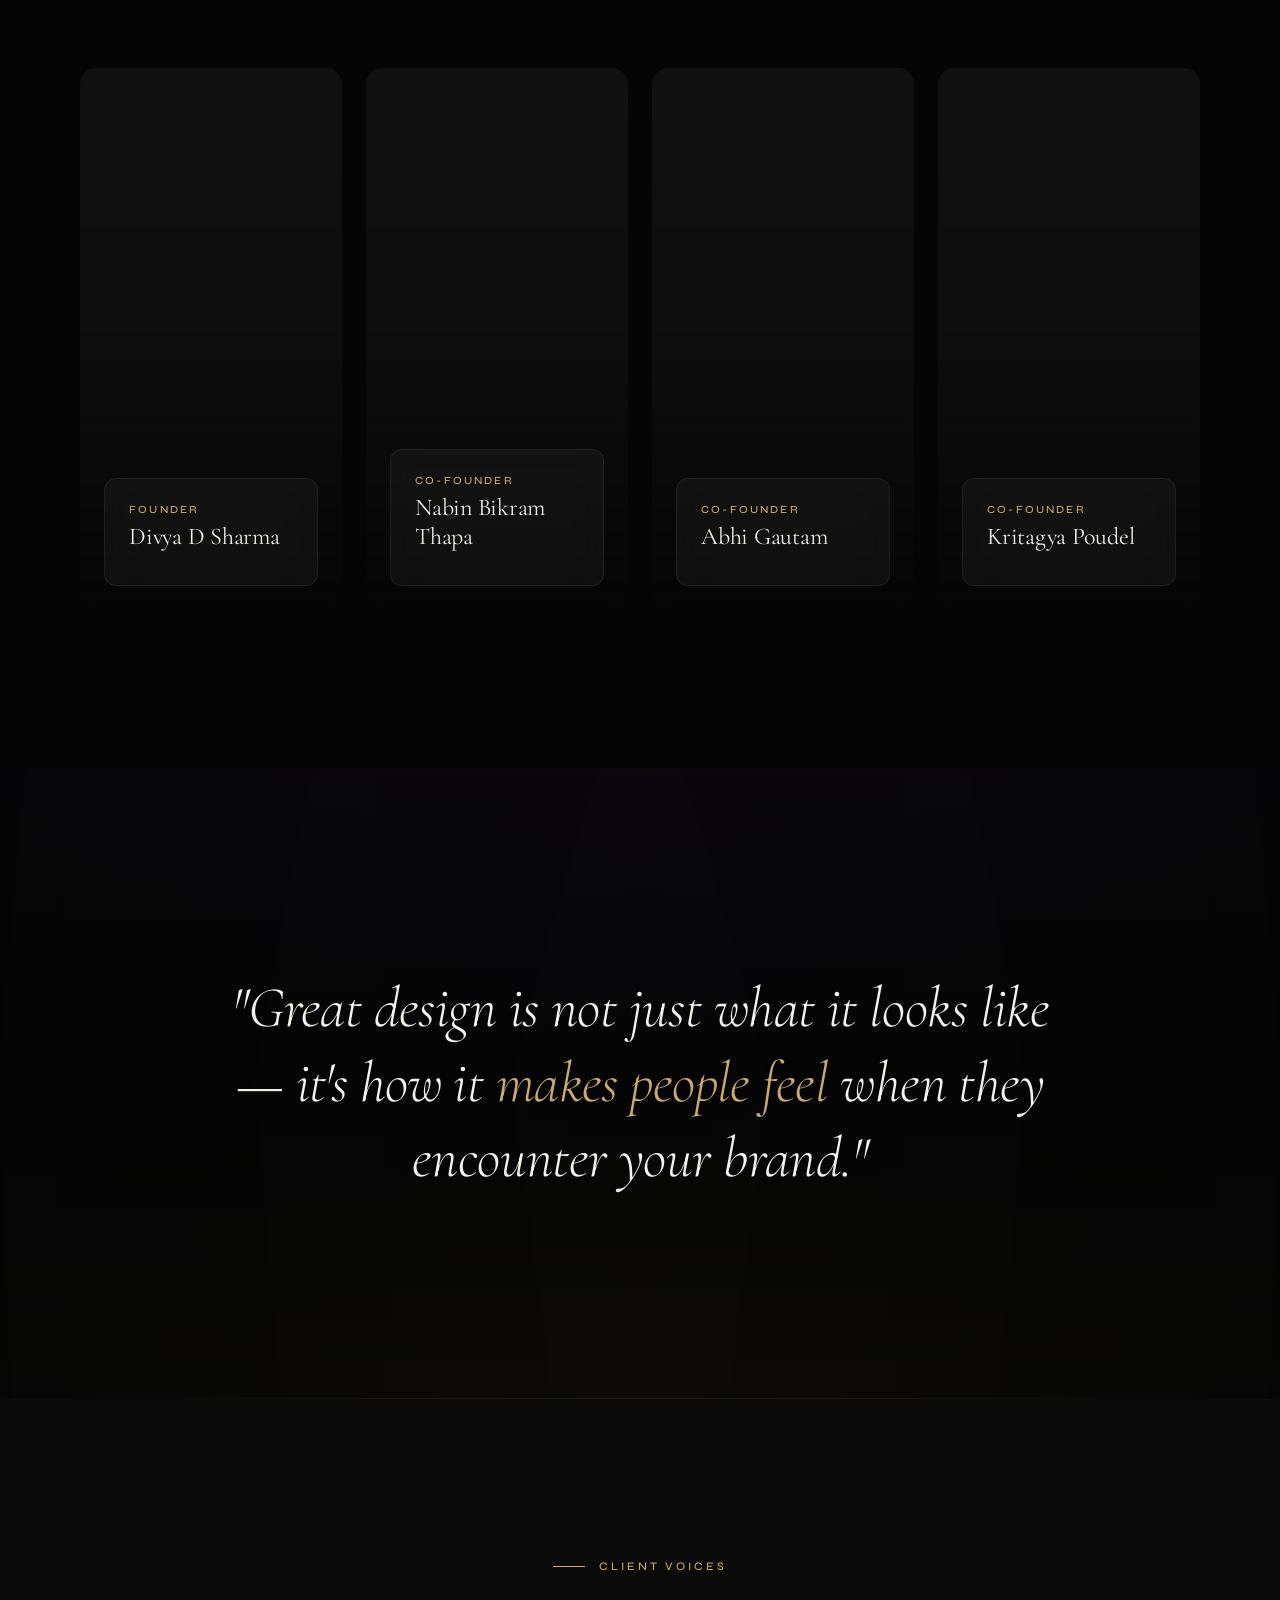
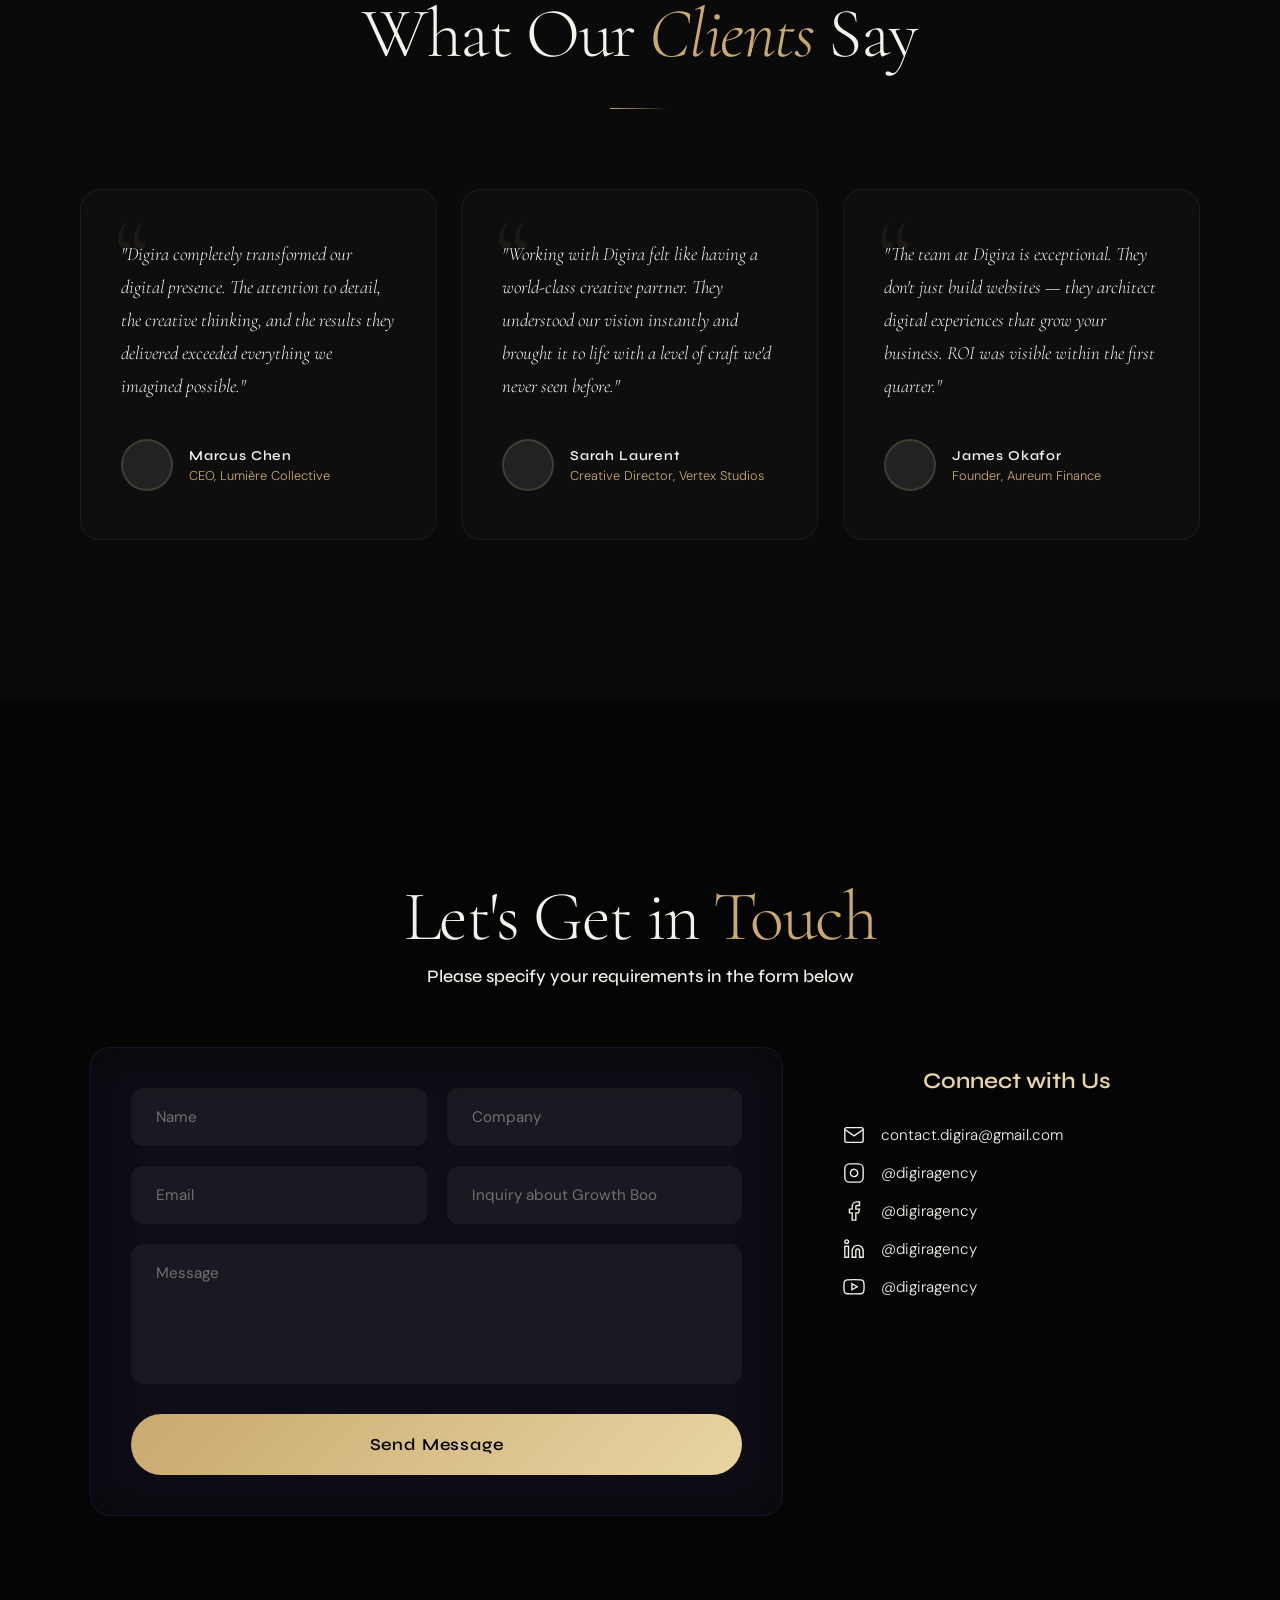
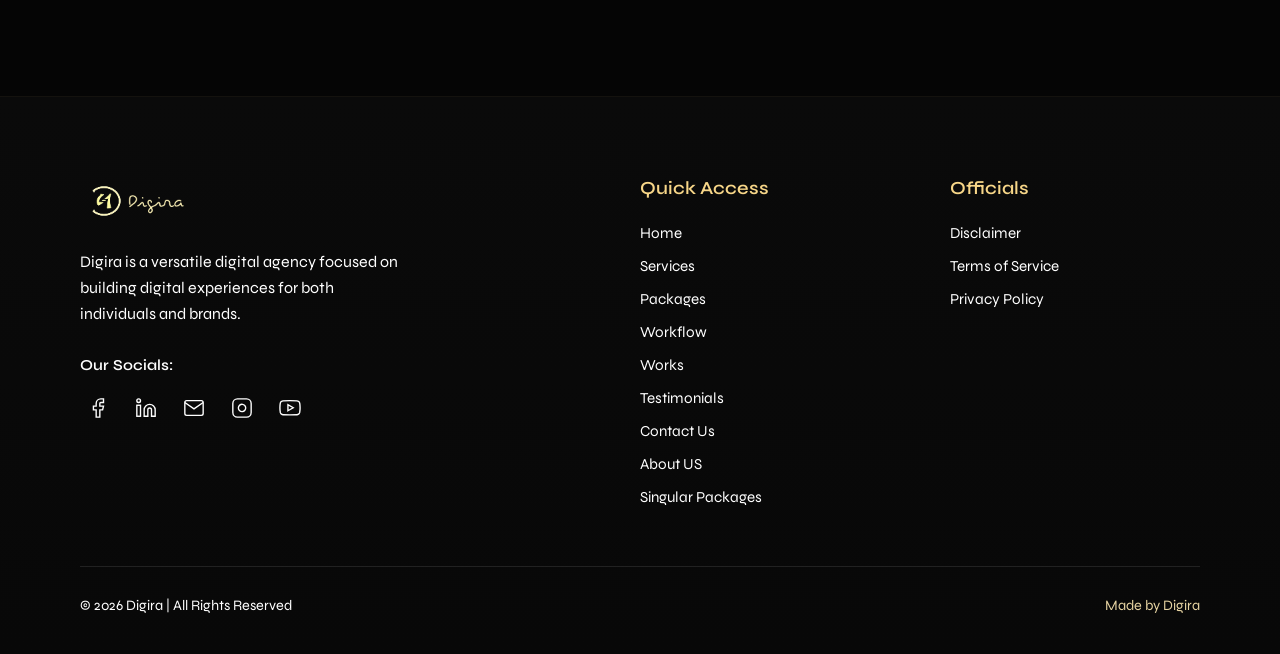
<file: pages/index.html>
<!DOCTYPE html>
<html lang="en">

<head>
  <meta charset="UTF-8" />
  <meta name="viewport" content="width=device-width, initial-scale=1.0" />
  <!-- Meta Tags -->
  <meta name="description"
    content="Digira is a leading digital agency offering comprehensive services from SEO to web design and marketing. We help startups grow online with innovative solutions." />
  <meta name="keywords"
    content="Digira, digital agency, SEO, web design, marketing, startups, digital solutions, web agents, AI agents, web development, digital marketing, UI/UX design, best web design in Nepal, web design agency Nepal, best digital marketing in Nepal, cheap digital marketing in Nepal, best digital marketing agency in Nepal, best web design agency in Nepal, best SEO agency in Nepal, best digital marketing company in Nepal, best web design company in Nepal, best SEO company in Nepal, best digital marketing services in Nepal, best web design services in Nepal, best SEO services in Nepal" />
  <meta name="author" content="Nabin | Digiragency" />
  <link rel="canonical" href="https://www.digiragency.com/" />
  <meta name="robots" content="index, follow" />
  <!-- Social Sharing Meta Tags -->
  <meta property="og:title" content="Digira - Digital Agency for Startups" />
  <meta property="og:description" content="Helping startups grow with SEO, Web Design, and Digital Marketing." />
  <meta property="og:image" content="https://www.digiragency.com/assets/logo_only.png" />
  <meta property="og:url" content="https://www.digiragency.com/" />
  <meta property="og:type" content="website" />
  <meta property="og:site_name" content="Digira - Digital Agency for Startups" />
  <meta name="twitter:card" content="summary_large_image" />
  <meta name="twitter:title" content="Digira - Digital Agency for Startups" />
  <meta name="twitter:description" content="Helping startups grow with SEO, Web Design, and Digital Marketing." />
  <meta name="twitter:image" content="https://www.digiragency.com/assets/logo_only.png" />
  <link rel="icon" type="image/png" href="../assets/logo_only.png" />
  <title>
    Digira - All-in-One Digital Agency for Startups | SEO, Web Design,
    Marketing
  </title>
  <link rel="preconnect" href="https://fonts.googleapis.com" />
  <link rel="preconnect" href="https://fonts.gstatic.com" crossorigin />
  <link
    href="https://fonts.googleapis.com/css2?family=Cormorant+Garamond:ital,wght@0,300;0,400;0,500;0,600;1,300;1,400&family=Syne:wght@400;500;600;700;800&family=DM+Sans:ital,wght@0,300;0,400;1,300&display=swap"
    rel="stylesheet" />
  <link rel="stylesheet" href="../styling/styles.css" />
</head>

<body>


  <!-- NAVBAR -->
  <nav id="navbar">
    <a href="#" class="nav-logo">
      <img src="../assets/logo.png" alt="Digira" class="nav-logo-img">
    </a>
    <div class="nav-center">
      <ul class="nav-links" id="navLinks">
        <li><a href="#intro">About</a></li>
        <li><a href="#services">Services</a></li>
        <li><a href="#pricing">Pricing</a></li>
        <li><a href="#team">Team</a></li>
        <li><a href="#testimonials">Clients</a></li>
        <li><a href="#cta">Contact</a></li>
      </ul>
    </div>
    <div class="nav-right" style="display: flex; align-items: center; gap: 20px;">
      <a href="#cta" class="nav-quote-btn">Quote Now</a>
      <button class="nav-menu-btn" id="menuBtn">
        <span></span>
        <span></span>
        <span></span>
      </button>
    </div>
  </nav>

  <!-- HERO -->
  <section id="hero">
    <div class="hero-orb hero-orb-1"></div>
    <div class="hero-orb hero-orb-2"></div>

    <div class="hero-container hero-split">
      <!-- Left Column: Text -->
      <div class="hero-content">
        <h1 class="hero-headline text-left">DIGIRA</h1>
        <h2 class="hero-subtitle text-left">We Build<br><em>Digital Experiences</em></h2>
        <p class="hero-description text-left">We confidently are the Only Agency which you need to fully digitalize your
          brand.</p>
        <div class="hero-actions">
          <a href="mailto:hello@digira.agency" class="btn-primary">Start a Project →</a>
          <a href="#services" class="btn-secondary">Explore Services</a>
        </div>
      </div>

      <!-- Right Column: Animated Logo -->
      <div class="hero-visual">
        <div class="hero-logo-wrapper">
          <img src="../assets/hero.png" alt="Digira Custom Hero Image">
        </div>
      </div>
    </div>
  </section>

  <hr class="section-divider" />

  <!-- SERVICES -->
  <section id="services" class="section-pad">
    <div class="services-header-new">
      <div class="eyebrow reveal" style="justify-content:center">What We Do</div>
      <h2 class="section-title reveal delay-1" style="text-align:center">Crafting <em>Digital</em><br>Experiences</h2>
      <div class="gold-line reveal delay-2" style="margin:36px auto"></div>
      <p class="services-intro reveal delay-3">We combine strategy, design, and technology to create digital products
        that captivate, convert, and scale.</p>
    </div>

    <!-- Service 1 -->
    <div class="service-showcase reveal">
      <div class="service-showcase-img">
        <div class="service-showcase-img-inner"
          style="background-image:url('https://images.unsplash.com/photo-1561070791-2526d30994b5?w=900&q=80')"></div>
        <div class="service-showcase-img-overlay"></div>
      </div>
      <div class="service-showcase-content">
        <div class="service-showcase-num">01</div>
        <h3 class="service-showcase-title">Brand<br><em>Identity</em></h3>
        <p class="service-showcase-desc">From naming to visual systems — we build brands that resonate with intent and
          stand the test of time. Every touchpoint is designed to leave a lasting impression.</p>
        <ul class="service-showcase-tags">
          <li>Logo Design</li>
          <li>Visual Identity</li>
          <li>Brand Strategy</li>
          <li>Guidelines</li>
        </ul>
        <a href="#" class="service-showcase-link">Explore Service <span>→</span></a>
      </div>
    </div>

    <!-- Service 2 -->
    <div class="service-showcase reverse reveal">
      <div class="service-showcase-img">
        <div class="service-showcase-img-inner"
          style="background-image:url('https://images.unsplash.com/photo-1581291518857-4e27b48ff24e?w=900&q=80')"></div>
        <div class="service-showcase-img-overlay"></div>
      </div>
      <div class="service-showcase-content">
        <div class="service-showcase-num">02</div>
        <h3 class="service-showcase-title">Web Design<br>& <em>Development</em></h3>
        <p class="service-showcase-desc">Pixel-perfect, conversion-driven websites built on modern stacks. We blend
          stunning aesthetics with blazing performance and scalable architecture.</p>
        <ul class="service-showcase-tags">
          <li>UI/UX Design</li>
          <li>Frontend Dev</li>
          <li>CMS Integration</li>
          <li>Performance</li>
        </ul>
        <a href="#" class="service-showcase-link">Explore Service <span>→</span></a>
      </div>
    </div>

    <!-- Service 3 -->
    <div class="service-showcase reveal">
      <div class="service-showcase-img">
        <div class="service-showcase-img-inner"
          style="background-image:url('https://images.unsplash.com/photo-1460925895917-afdab827c52f?w=900&q=80')"></div>
        <div class="service-showcase-img-overlay"></div>
      </div>
      <div class="service-showcase-content">
        <div class="service-showcase-num">03</div>
        <h3 class="service-showcase-title">Digital<br><em>Strategy</em></h3>
        <p class="service-showcase-desc">Data-driven strategies that align your digital presence with business goals. We
          craft creative direction across campaigns, content, and every channel.</p>
        <ul class="service-showcase-tags">
          <li>SEO & Analytics</li>
          <li>Content Strategy</li>
          <li>Creative Direction</li>
          <li>Growth</li>
        </ul>
        <a href="#" class="service-showcase-link">Explore Service <span>→</span></a>
      </div>
    </div>
  </section>

  <hr class="section-divider" />

  <!-- WHY -->
  <section id="why" class="section-pad">
    <div class="why-header" style="margin-bottom: 40px;">
      <div class="eyebrow reveal" style="justify-content:center">Why Digira</div>
      <h2 class="section-title reveal delay-1">Built Different.<br><em>Designed</em> to Last.</h2>
      <div class="gold-line reveal delay-2" style="margin:36px auto"></div>
    </div>

    <div class="root-system" id="rootSystem">
      <svg class="root-svg" viewBox="0 0 1200 700" preserveAspectRatio="none">
        <defs>
          <filter id="rootGlow" x="-20%" y="-20%" width="140%" height="140%">
            <feGaussianBlur stdDeviation="8" result="blur" />
            <feComposite in="SourceGraphic" in2="blur" operator="over" />
          </filter>
        </defs>

        <!-- Faint background roots -->
        <path class="root-path-bg" d="M600,0 Q600,60 520,100 T250,160 T150,250" />
        <path class="root-path-bg" d="M600,0 Q580,80 480,180 T350,300 T300,450" />
        <path class="root-path-bg" d="M600,0 Q610,120 550,240 T480,450 T450,650" />
        <path class="root-path-bg" d="M600,0 Q590,140 650,260 T720,460 T750,650" />
        <path class="root-path-bg" d="M600,0 Q620,100 720,200 T850,320 T900,450" />
        <path class="root-path-bg" d="M600,0 Q600,60 680,100 T950,160 T1050,250" />

        <!-- Animated growing roots -->
        <path class="root-path active-path target-1" d="M600,0 Q600,60 520,100 T250,160 T150,250" />
        <path class="root-path active-path target-2" d="M600,0 Q580,80 480,180 T350,300 T300,450" />
        <path class="root-path active-path target-3" d="M600,0 Q610,120 550,240 T480,450 T450,650" />
        <path class="root-path active-path target-4" d="M600,0 Q590,140 650,260 T720,460 T750,650" />
        <path class="root-path active-path target-5" d="M600,0 Q620,100 720,200 T850,320 T900,450" />
        <path class="root-path active-path target-6" d="M600,0 Q600,60 680,100 T950,160 T1050,250" />
      </svg>

      <!-- Node 1 -->
      <div class="root-node" data-target="1" style="left: calc(150 / 1200 * 100%); top: calc(250 / 700 * 100%);">
        <div class="root-dot"></div>
        <div class="root-info">
          <h4 class="root-title">Premium Quality</h4>
          <div class="root-desc-wrapper">
            <p class="root-desc">We pursue excellence in every pixel, interaction, and line of code.</p>
          </div>
        </div>
      </div>

      <!-- Node 2 -->
      <div class="root-node" data-target="2" style="left: calc(300 / 1200 * 100%); top: calc(450 / 700 * 100%);">
        <div class="root-dot"></div>
        <div class="root-info">
          <h4 class="root-title">Conversion Focus</h4>
          <div class="root-desc-wrapper">
            <p class="root-desc">Beautiful design that drives results. We balance aesthetics with ROI.</p>
          </div>
        </div>
      </div>

      <!-- Node 3 -->
      <div class="root-node" data-target="3" style="left: calc(450 / 1200 * 100%); top: calc(650 / 700 * 100%);">
        <div class="root-dot"></div>
        <div class="root-info">
          <h4 class="root-title">Lightning Speed</h4>
          <div class="root-desc-wrapper">
            <p class="root-desc">Speed is non-negotiable. Experiences that load instantly and respond in real-time.</p>
          </div>
        </div>
      </div>

      <!-- Node 4 -->
      <div class="root-node" data-target="4" style="left: calc(750 / 1200 * 100%); top: calc(650 / 700 * 100%);">
        <div class="root-dot"></div>
        <div class="root-info">
          <h4 class="root-title">Modern Stack</h4>
          <div class="root-desc-wrapper">
            <p class="root-desc">Cutting-edge tools ensure your digital presence is future-proof and scalable.</p>
          </div>
        </div>
      </div>

      <!-- Node 5 -->
      <div class="root-node" data-target="5" style="left: calc(900 / 1200 * 100%); top: calc(450 / 700 * 100%);">
        <div class="root-dot"></div>
        <div class="root-info">
          <h4 class="root-title">Creative Strategy</h4>
          <div class="root-desc-wrapper">
            <p class="root-desc">Every decision guided by strategic thinking to connect to business outcomes.</p>
          </div>
        </div>
      </div>

      <!-- Node 6 -->
      <div class="root-node" data-target="6" style="left: calc(1050 / 1200 * 100%); top: calc(250 / 700 * 100%);">
        <div class="root-dot"></div>
        <div class="root-info">
          <h4 class="root-title">Client-Centered</h4>
          <div class="root-desc-wrapper">
            <p class="root-desc">You're a partner. Our process is transparent, collaborative, and built around your
              vision.</p>
          </div>
        </div>
      </div>
    </div>
  </section>

  <hr class="section-divider" />

  <!-- PRICING -->
  <section id="pricing" class="section-pad">
    <div class="pricing-header">
      <div class="eyebrow reveal" style="justify-content:center">Investment</div>
      <h2 class="section-title reveal delay-1" style="text-align:center">Choose Your <em>Plan</em></h2>
      <p class="pricing-tagline reveal delay-2">Our Packages don't only include Services, they include Value</p>
    </div>
    <div class="pricing-grid">
      <div class="pricing-card reveal delay-1">
        <div class="pricing-icon">⭐</div>
        <h3 class="pricing-name">Starter Spark</h3>
        <div class="pricing-price">$149</div>
        <p class="pricing-subtitle">Solopreneurs & New Startups</p>
        <ul class="pricing-features">
          <li>1-5 Page Simple Website</li>
          <li>Responsive Mobile Design</li>
          <li>Complete SEO Setup</li>
          <li>Social Media Setup</li>
          <li>1 Week Post Launch Support</li>
        </ul>
        <button class="pricing-btn" onclick="window.location.href='#cta'">Buy Now</button>
      </div>

      <div class="pricing-card featured reveal delay-2">
        <div class="pricing-icon">✦</div>
        <h3 class="pricing-name">Growth Booster</h3>
        <div class="pricing-price">$269</div>
        <p class="pricing-subtitle">Best Value</p>
        <div class="pricing-badge">Recommended</div>
        <ul class="pricing-features">
          <li>5-10 Page Website & SEO</li>
          <li>Search Console + Analytics</li>
          <li>Basic Content Strategy</li>
          <li>Social Media Setup</li>
          <li>Bonus: AI / Web Agent (free)</li>
          <li>1 Month Support + 1 Revision</li>
        </ul>
        <button class="pricing-btn" onclick="window.location.href='#cta'">Buy Now</button>
      </div>

      <div class="pricing-card reveal delay-3">
        <div class="pricing-icon">⭐</div>
        <h3 class="pricing-name">Pro Launchpad</h3>
        <div class="pricing-price">$499</div>
        <p class="pricing-subtitle">For the Fast Scalers</p>
        <ul class="pricing-features">
          <li>10+ Page Website & Deep SEO</li>
          <li>Advanced UI/UX Design</li>
          <li>Content Plan (3 blogs)</li>
          <li>Premium AI / Web Agent</li>
          <li>30 day Maintenance</li>
        </ul>
        <button class="pricing-btn" onclick="window.location.href='#cta'">Buy Now</button>
      </div>
    </div>

    <!-- CROSS SELL CTA -->
    <div class="pricing-cta reveal delay-4" style="text-align: center; margin-top: 80px;">
      <p style="font-family: var(--body); font-size: 1rem; color: var(--white-dim); margin-bottom: 24px;">Looking for
        more specific solutions?</p>
      <a href="packages.html" class="btn-primary" style="font-size: 0.9rem; padding: 20px 48px;">Explore All Packages
        →</a>
    </div>
  </section>

  <hr class="section-divider" />

  <!-- TEAM -->
  <section id="team" class="section-pad">
    <div class="team-header">
      <div class="eyebrow reveal" style="justify-content:center">Meet The Team</div>
      <h2 class="section-title reveal delay-1">The <em>Creative Minds</em><br>Behind Digira</h2>
    </div>
    <div class="team-grid">
      <div class="team-card reveal delay-1">
        <div class="team-photo"
          style="background-image:url('https://images.unsplash.com/photo-1573496359142-b8d87734a5a2?w=600&q=80')"></div>
        <div class="team-overlay">
          <div class="team-glass">
            <div class="team-role">Founder</div>
            <div class="team-name">Divya D Sharma</div>
            <p class="team-desc">Visionary leader behind Digira Agency, focused on premium digital experiences, brand
              strategy, and creative direction.</p>
          </div>
        </div>
      </div>
      <div class="team-card reveal delay-2">
        <div class="team-photo"
          style="background-image:url('https://images.unsplash.com/photo-1507003211169-0a1dd7228f2d?w=600&q=80')"></div>
        <div class="team-overlay">
          <div class="team-glass">
            <div class="team-role">Co-Founder</div>
            <div class="team-name">Nabin Bikram Thapa</div>
            <p class="team-desc">Specializes in development architecture, performance optimization, and scalable web
              solutions.</p>
          </div>
        </div>
      </div>
      <div class="team-card reveal delay-3">
        <div class="team-photo"
          style="background-image:url('https://images.unsplash.com/photo-1500648767791-00dcc994a43e?w=600&q=80')"></div>
        <div class="team-overlay">
          <div class="team-glass">
            <div class="team-role">Co-Founder</div>
            <div class="team-name">Abhi Gautam</div>
            <p class="team-desc">Focused on UI/UX design, modern interface systems, and user-centered digital products.
            </p>
          </div>
        </div>
      </div>
      <div class="team-card reveal delay-4">
        <div class="team-photo"
          style="background-image:url('https://images.unsplash.com/photo-1472099645785-5658abf4ff4e?w=600&q=80')"></div>
        <div class="team-overlay">
          <div class="team-glass">
            <div class="team-role">Co-Founder</div>
            <div class="team-name">Kritagya Poudel</div>
            <p class="team-desc">Works on creative strategy, branding systems, and innovative design solutions.</p>
          </div>
        </div>
      </div>
    </div>
  </section>

  <!-- BREAK -->
  <section id="break">
    <div class="break-bg"></div>
    <div class="break-gradient"></div>
    <div class="break-content">
      <p class="break-quote reveal">"Great design is not just what it looks like — it's how it <span>makes people
          feel</span> when they encounter your brand."</p>
    </div>
  </section>

  <hr class="section-divider" />

  <!-- TESTIMONIALS -->
  <section id="testimonials" class="section-pad">
    <div class="testimonials-header">
      <div class="eyebrow reveal" style="justify-content:center">Client Voices</div>
      <h2 class="section-title reveal delay-1">What Our <em>Clients</em> Say</h2>
      <div class="gold-line reveal delay-2" style="margin:36px auto"></div>
    </div>
    <div class="testimonials-track">
      <div class="testimonial-card reveal delay-1">
        <p class="testimonial-text">"Digira completely transformed our digital presence. The attention to detail, the
          creative thinking, and the results they delivered exceeded everything we imagined possible."</p>
        <div class="testimonial-author">
          <div class="testimonial-avatar"
            style="background-image:url('https://images.unsplash.com/photo-1560250097-0b93528c311a?w=100&q=80')"></div>
          <div>
            <div class="testimonial-name">Marcus Chen</div>
            <div class="testimonial-company">CEO, Lumière Collective</div>
          </div>
        </div>
      </div>
      <div class="testimonial-card reveal delay-2">
        <p class="testimonial-text">"Working with Digira felt like having a world-class creative partner. They
          understood our vision instantly and brought it to life with a level of craft we'd never seen before."</p>
        <div class="testimonial-author">
          <div class="testimonial-avatar"
            style="background-image:url('https://images.unsplash.com/photo-1573497019940-1c28c88b4f3e?w=100&q=80')">
          </div>
          <div>
            <div class="testimonial-name">Sarah Laurent</div>
            <div class="testimonial-company">Creative Director, Vertex Studios</div>
          </div>
        </div>
      </div>
      <div class="testimonial-card reveal delay-3">
        <p class="testimonial-text">"The team at Digira is exceptional. They don't just build websites — they architect
          digital experiences that grow your business. ROI was visible within the first quarter."</p>
        <div class="testimonial-author">
          <div class="testimonial-avatar"
            style="background-image:url('https://images.unsplash.com/photo-1519085360753-af0119f7cbe7?w=100&q=80')">
          </div>
          <div>
            <div class="testimonial-name">James Okafor</div>
            <div class="testimonial-company">Founder, Aureum Finance</div>
          </div>
        </div>
      </div>
    </div>
  </section>

  <!-- CONTACT FORM CTA -->
  <section id="cta" class="section-pad">
    <div class="cta-header">
      <h2 class="section-title reveal">Let's Get in <span style="color: var(--gold);">Touch</span></h2>
      <p class="cta-subtitle reveal delay-1">Please specify your requirements in the form below</p>
    </div>

    <div class="contact-grid reveal delay-2">
      <!-- Left: Form -->
      <div class="contact-form-wrapper">
        <form class="contact-form" onsubmit="event.preventDefault();">
          <div class="form-row">
            <input type="text" placeholder="Name" class="form-input">
            <input type="text" placeholder="Company" class="form-input">
          </div>
          <div class="form-row">
            <input type="email" placeholder="Email" class="form-input">
            <input type="text" placeholder="Inquiry about Growth Boo" class="form-input">
          </div>
          <textarea placeholder="Message" class="form-input form-textarea"></textarea>
          <button type="submit" class="btn-submit">Send Message</button>
        </form>
      </div>

      <!-- Right: Info -->
      <div class="contact-info">
        <h3 class="contact-info-title">Connect with Us</h3>
        <ul class="contact-list">
          <li>
            <a href="mailto:contact.digira@gmail.com" class="contact-item">
              <svg viewBox="0 0 24 24">
                <path d="M4 4h16c1.1 0 2 .9 2 2v12c0 1.1-.9 2-2 2H4c-1.1 0-2-.9-2-2V6c0-1.1.9-2 2-2z"></path>
                <polyline points="22,6 12,13 2,6"></polyline>
              </svg>
              contact.digira@gmail.com
            </a>
          </li>
          <li>
            <a href="#" target="_blank" class="contact-item">
              <svg viewBox="0 0 24 24">
                <rect x="2" y="2" width="20" height="20" rx="5" ry="5"></rect>
                <path d="M16 11.37A4 4 0 1 1 12.63 8 4 4 0 0 1 16 11.37z"></path>
                <line x1="17.5" y1="6.5" x2="17.51" y2="6.5"></line>
              </svg>
              @digiragency
            </a>
          </li>
          <li>
            <a href="#" target="_blank" class="contact-item">
              <svg viewBox="0 0 24 24">
                <path d="M18 2h-3a5 5 0 0 0-5 5v3H7v4h3v8h4v-8h3l1-4h-4V7a1 1 0 0 1 1-1h3z"></path>
              </svg>
              @digiragency
            </a>
          </li>
          <li>
            <a href="#" target="_blank" class="contact-item">
              <svg viewBox="0 0 24 24">
                <path d="M16 8a6 6 0 0 1 6 6v7h-4v-7a2 2 0 0 0-2-2 2 2 0 0 0-2 2v7h-4v-7a6 6 0 0 1 6-6z"></path>
                <rect x="2" y="9" width="4" height="12"></rect>
                <circle cx="4" cy="4" r="2"></circle>
              </svg>
              @digiragency
            </a>
          </li>
          <li>
            <a href="#" target="_blank" class="contact-item">
              <svg viewBox="0 0 24 24">
                <path
                  d="M22.54 6.42a2.78 2.78 0 0 0-1.94-2C18.88 4 12 4 12 4s-6.88 0-8.6.46a2.78 2.78 0 0 0-1.94 2A29 29 0 0 0 1 11.75a29 29 0 0 0 .46 5.33 2.78 2.78 0 0 0 1.94 2c1.72.46 8.6.46 8.6.46s6.88 0 8.6-.46a2.78 2.78 0 0 0 1.94-2 29 29 0 0 0 .46-5.33 29 29 0 0 0-.46-5.33z">
                </path>
                <polygon points="9.75 15.02 15.5 11.75 9.75 8.48 9.75 15.02"></polygon>
              </svg>
              @digiragency
            </a>
          </li>
        </ul>
      </div>
    </div>
  </section>

  <!-- FOOTER -->
  <footer class="footer">
    <div class="footer-container">
      <div class="footer-brand">
        <a href="#" class="footer-logo">
          <img src="../assets/logo.png" alt="Digira Logo" class="footer-logo-img">

        </a>
        <p class="footer-desc">Digira is a versatile digital agency focused on building digital experiences for both
          individuals and brands.</p>
        <div class="footer-social-section">
          <p class="footer-social-text">Our Socials:</p>
          <div class="footer-social-icons">
            <a href="#" aria-label="Facebook"><svg viewBox="0 0 24 24">
                <path d="M18 2h-3a5 5 0 0 0-5 5v3H7v4h3v8h4v-8h3l1-4h-4V7a1 1 0 0 1 1-1h3z"></path>
              </svg></a>
            <a href="#" aria-label="LinkedIn"><svg viewBox="0 0 24 24">
                <path d="M16 8a6 6 0 0 1 6 6v7h-4v-7a2 2 0 0 0-2-2 2 2 0 0 0-2 2v7h-4v-7a6 6 0 0 1 6-6z"></path>
                <rect x="2" y="9" width="4" height="12"></rect>
                <circle cx="4" cy="4" r="2"></circle>
              </svg></a>
            <a href="mailto:contact.digira@gmail.com" aria-label="Email"><svg viewBox="0 0 24 24">
                <path d="M4 4h16c1.1 0 2 .9 2 2v12c0 1.1-.9 2-2 2H4c-1.1 0-2-.9-2-2V6c0-1.1.9-2 2-2z"></path>
                <polyline points="22,6 12,13 2,6"></polyline>
              </svg></a>
            <a href="#" aria-label="Instagram"><svg viewBox="0 0 24 24">
                <rect x="2" y="2" width="20" height="20" rx="5" ry="5"></rect>
                <path d="M16 11.37A4 4 0 1 1 12.63 8 4 4 0 0 1 16 11.37z"></path>
                <line x1="17.5" y1="6.5" x2="17.51" y2="6.5"></line>
              </svg></a>
            <a href="#" aria-label="YouTube"><svg viewBox="0 0 24 24">
                <path
                  d="M22.54 6.42a2.78 2.78 0 0 0-1.94-2C18.88 4 12 4 12 4s-6.88 0-8.6.46a2.78 2.78 0 0 0-1.94 2A29 29 0 0 0 1 11.75a29 29 0 0 0 .46 5.33 2.78 2.78 0 0 0 1.94 2c1.72.46 8.6.46 8.6.46s6.88 0 8.6-.46a2.78 2.78 0 0 0 1.94-2 29 29 0 0 0 .46-5.33 29 29 0 0 0-.46-5.33z">
                </path>
                <polygon points="9.75 15.02 15.5 11.75 9.75 8.48 9.75 15.02"></polygon>
              </svg></a>
          </div>
        </div>
      </div>

      <div class="footer-links-col">
        <h4 class="footer-title">Quick Access</h4>
        <ul class="footer-links">
          <li><a href="#hero">Home</a></li>
          <li><a href="#services">Services</a></li>
          <li><a href="#pricing">Packages</a></li>
          <li><a href="#workflow">Workflow</a></li>
          <li><a href="#works">Works</a></li>
          <li><a href="#testimonials">Testimonials</a></li>
          <li><a href="#cta">Contact Us</a></li>
          <li><a href="#intro">About US</a></li>
          <li><a href="#pricing">Singular Packages</a></li>
        </ul>
      </div>

      <div class="footer-links-col">
        <h4 class="footer-title">Officials</h4>
        <ul class="footer-links">
          <li><a href="#">Disclaimer</a></li>
          <li><a href="#">Terms of Service</a></li>
          <li><a href="#">Privacy Policy</a></li>
        </ul>
      </div>
    </div>

    <div class="footer-bottom">
      <div class="footer-bottom-content">
        <div>&copy; <span id="current-year">2025</span> Digira | All Rights Reserved</div>
        <div style="color: var(--gold-light);">Made by Digira</div>
      </div>
    </div>

  </footer>

  <a href="#cta" class="btn-book-call">Book 1 on 1 Call</a>

  <script src="../js-files/script.js"></script>
</body>

</html>
</file>
<file: styling/styles.css>
:root {
  --black: #050505;
  --near-black: #0a0a0a;
  --dark: #111111;
  --dark-2: #1a1a1a;
  --dark-3: #222222;
  --gold: #c9a96e;
  --gold-light: #e8d5a3;
  --gold-dim: rgba(201,169,110,0.15);
  --purple: #7b5ea7;
  --purple-deep: #4a2d7a;
  --purple-glow: rgba(123,94,167,0.4);
  --white: #f5f2ec;
  --white-dim: rgba(245,242,236,0.6);
  --white-faint: rgba(245,242,236,0.08);
  --serif: 'Cormorant Garamond', Georgia, serif;
  --sans: 'Syne', sans-serif;
  --body: 'DM Sans', sans-serif;
  --ease: cubic-bezier(0.76, 0, 0.24, 1);
  --ease-out: cubic-bezier(0.16, 1, 0.3, 1);
}

*, *::before, *::after { margin: 0; padding: 0; box-sizing: border-box; }
html { scroll-behavior: smooth; font-size: 16px; -webkit-font-smoothing: antialiased; }

body {
  background: var(--black);
  color: var(--white);
  font-family: var(--body);
  font-weight: 300;
  overflow-x: hidden;
}

/* ── NOISE OVERLAY ── */
body::before {
  content: '';
  position: fixed; inset: 0; z-index: 9998; pointer-events: none;
  opacity: 0.03;
  background-image: url("data:image/svg+xml,%3Csvg viewBox='0 0 512 512' xmlns='http://www.w3.org/2000/svg'%3E%3Cfilter id='n'%3E%3CfeTurbulence type='fractalNoise' baseFrequency='0.75' numOctaves='4' stitchTiles='stitch'/%3E%3C/filter%3E%3Crect width='100%25' height='100%25' filter='url(%23n)'/%3E%3C/svg%3E");
  background-size: 200px 200px;
  will-change: auto;
}



/* ── NAVBAR ── */
nav {
  position: fixed; top: 0; left: 0; right: 0; z-index: 1000;
  display: flex; align-items: center; justify-content: space-between;
  padding: 28px 60px;
  transition: padding 0.6s var(--ease), background 0.6s var(--ease), box-shadow 0.6s var(--ease), border-color 0.6s var(--ease);
  background: transparent;
  border-bottom: 1px solid transparent;
  will-change: transform;
}
nav.scrolled {
  padding: 16px 60px;
  background: rgba(5, 5, 5, 0.85);
  backdrop-filter: blur(16px) saturate(1.6);
  -webkit-backdrop-filter: blur(16px) saturate(1.6);
  border-bottom: 1px solid rgba(201, 169, 110, 0.08);
  box-shadow: 0 8px 32px rgba(0,0,0,0.4);
}
.nav-logo {
  display: flex; align-items: center; justify-content: center;
  text-decoration: none;
  transition: transform 0.3s var(--ease);
}
.nav-logo-img {
  height: 44px;
  width: auto;
  object-fit: contain;
}
.nav-logo:hover { transform: scale(1.05); }
.nav-center { flex: 1; display: flex; justify-content: center; }
.nav-links { display: flex; align-items: center; gap: 50px; list-style: none; }
.nav-links a {
  font-family: var(--sans); font-size: 0.75rem; font-weight: 500;
  letter-spacing: 0.12em; text-transform: uppercase;
  color: var(--white-dim); text-decoration: none;
  position: relative; transition: color 0.3s ease;
}
.nav-links a::after {
  content: ''; position: absolute; bottom: -6px; left: 0;
  width: 0; height: 1px; background: var(--gold);
  transition: width 0.4s var(--ease);
}
.nav-links a:hover { color: var(--white); }
.nav-links a:hover::after { width: 100%; }
.nav-menu-btn {
  background: none; border: none; cursor: pointer; padding: 0;
  position: relative; width: 28px; height: 20px; display: none;
  flex-direction: column; justify-content: space-between;
}
.nav-menu-btn span { width: 100%; height: 2px; background: var(--white); transition: all 0.3s ease; display: block; }
.nav-menu-btn.active span:nth-child(1) { transform: rotate(45deg) translate(6px, 6px); }
.nav-menu-btn.active span:nth-child(2) { opacity: 0; }
.nav-menu-btn.active span:nth-child(3) { transform: rotate(-45deg) translate(7px, -7px); }

/* ── HERO ── */
#hero {
  position: relative; height: 100vh; min-height: 700px;
  display: flex; flex-direction: column; justify-content: center; overflow: hidden;
}
.hero-bg {
  position: absolute; inset: 0;
  background: linear-gradient(135deg, #0a0a0a 0%, #1a1108 30%, #0d0a14 60%, #0a0a0a 100%);
}
/* Hero glow orbs — GPU accelerated */
.hero-orb {
  position: absolute; border-radius: 50%; pointer-events: none; z-index: 2;
  filter: blur(80px); opacity: 0.4;
  will-change: transform;
  backface-visibility: hidden;
}
.hero-orb-1 {
  width: 500px; height: 500px; top: -100px; right: 10%;
  background: radial-gradient(circle, var(--purple-glow), transparent 70%);
  animation: orbFloat1 12s ease-in-out infinite alternate;
}
.hero-orb-2 {
  width: 400px; height: 400px; bottom: -80px; left: 5%;
  background: radial-gradient(circle, rgba(201,169,110,0.2), transparent 70%);
  animation: orbFloat2 15s ease-in-out infinite alternate;
}
@keyframes orbFloat1 {
  0% { transform: translate3d(0, 0, 0) scale(1); }
  100% { transform: translate3d(-40px, 30px, 0) scale(1.15); }
}
@keyframes orbFloat2 {
  0% { transform: translate3d(0, 0, 0) scale(1); }
  100% { transform: translate3d(30px, -20px, 0) scale(1.1); }
}
.hero-container {
  position: relative; z-index: 3; display: flex; align-items: center; justify-content: center;
  padding: 100px 80px; max-width: 1600px; margin: 0 auto; width: 100%;
}
.hero-split {
  display: grid;
  grid-template-columns: 1fr 1fr;
  align-items: center;
  gap: 40px;
  width: 100%;
}
.text-left { text-align: left !important; }

.hero-visual {
  display: flex;
  justify-content: center;
  align-items: center;
  perspective: 1200px;
  opacity: 0;
  transform: translateY(40px);
  animation: fadeUp 1.2s var(--ease) 0.6s forwards;
}
.hero-logo-wrapper {
  width: 100%;
  max-width: 480px;
  animation: floatLogo 8s ease-in-out infinite alternate;
  will-change: transform;
}
.hero-logo-wrapper img {
  width: 100%;
  height: auto;
  filter: drop-shadow(0 20px 60px rgba(201,169,110,0.35));
}
@keyframes floatLogo {
  0% { transform: translate3d(0, 0, 0); }
  100% { transform: translate3d(0, -20px, 0); }
}
.hero-tagline {
  font-family: var(--sans); font-size: 0.72rem; font-weight: 600;
  letter-spacing: 0.3em; text-transform: uppercase; color: var(--gold);
  margin-bottom: 32px; opacity: 0; transform: translateY(20px);
  animation: fadeUp 0.8s var(--ease) 0.2s forwards;
  display: flex; align-items: center; gap: 16px;
}
.hero-tagline::before, .hero-tagline::after { content: ''; width: 40px; height: 1px; background: var(--gold); }
.hero-headline {
  font-family: var(--serif); font-weight: 300;
  font-size: clamp(4.5rem, 9vw, 9rem);
  line-height: 1.1; letter-spacing: -0.02em;
  padding: 0.15em 0;
  margin-bottom: 8px;
  position: relative;
  background: linear-gradient(135deg, #ffffff 0%, #e8e0f0 35%, var(--gold) 60%, #ffffff 100%);
  background-size: 200% 200%;
  -webkit-background-clip: text;
  background-clip: text;
  -webkit-text-fill-color: transparent;
  color: transparent;
  filter: drop-shadow(0 0 60px rgba(201,169,110,0.3)) drop-shadow(0 0 120px rgba(123,94,167,0.3));
  opacity: 0; transform: translateY(40px);
  animation: fadeUp 1.2s var(--ease) 0.4s forwards, gradientShift 8s ease 1.4s infinite;
  will-change: background-position, transform, opacity;
}
@keyframes gradientShift {
  0%, 100% { background-position: 0% 50%; }
  50% { background-position: 100% 50%; }
}
.hero-subtitle {
  font-family: var(--serif); font-size: clamp(1.3rem, 2.5vw, 2rem);
  font-weight: 300; font-style: italic; color: var(--gold-light);
  letter-spacing: 0.04em; margin-bottom: 32px;
  opacity: 0; transform: translateY(20px);
  animation: fadeUp 0.9s var(--ease) 0.55s forwards;
}
.hero-description {
  font-family: var(--body); font-size: 1.08rem; font-weight: 300;
  color: rgba(245,242,236,0.65); max-width: 540px; line-height: 1.6;
  margin-bottom: 48px; opacity: 0; transform: translateY(20px);
  animation: fadeUp 0.9s var(--ease) 0.65s forwards;
}
.hero-actions {
  display: flex; gap: 20px; opacity: 0; transform: translateY(20px);
  animation: fadeUp 0.9s var(--ease) 0.8s forwards;
  flex-wrap: wrap;
}
.hero-scroll {
  position: absolute; bottom: 48px; left: 80px; z-index: 5;
  display: flex; align-items: center; gap: 14px;
  font-family: var(--sans); font-size: 0.7rem; letter-spacing: 0.18em;
  text-transform: uppercase; color: var(--white-dim);
  opacity: 0; animation: fadeUp 0.8s ease 1.3s forwards;
}
.scroll-line {
  width: 60px; height: 1px; background: rgba(201,169,110,0.3);
  position: relative; overflow: hidden;
}
.scroll-line::after {
  content: ''; position: absolute; top: 0; left: -100%; right: 0; bottom: 0;
  background: var(--gold); animation: slideRight 2.5s ease-in-out infinite;
}
@keyframes slideRight { 0% { left: -100%; } 50% { left: 0; } 100% { left: 100%; } }

/* ── BUTTONS ── */
.btn-primary {
  font-family: var(--sans); font-size: 0.78rem; font-weight: 600;
  letter-spacing: 0.14em; text-transform: uppercase;
  background: linear-gradient(135deg, var(--gold) 0%, var(--gold-light) 100%);
  color: var(--black); padding: 20px 44px; border: none; cursor: pointer;
  text-decoration: none; display: inline-flex; align-items: center; gap: 10px;
  border-radius: 60px; position: relative; overflow: hidden;
  transition: transform 0.4s var(--ease), box-shadow 0.4s var(--ease), gap 0.4s var(--ease);
  box-shadow: 0 4px 24px rgba(201,169,110,0.25);
  will-change: transform;
}
.btn-primary::before {
  content: ''; position: absolute; inset: -2px;
  background: linear-gradient(135deg, var(--gold), var(--purple), var(--gold));
  border-radius: inherit; z-index: -1; opacity: 0;
  transition: opacity 0.4s ease;
}
.btn-primary:hover {
  transform: translateY(-2px) scale(1.02); gap: 16px;
  box-shadow: 0 8px 40px rgba(201,169,110,0.4);
}
.btn-primary:hover::before { opacity: 1; }
.btn-secondary {
  font-family: var(--sans); font-size: 0.78rem; font-weight: 500;
  letter-spacing: 0.14em; text-transform: uppercase;
  background: transparent; color: var(--white);
  padding: 19px 44px; border: 1px solid rgba(245,242,236,0.2);
  cursor: pointer; text-decoration: none; border-radius: 60px;
  transition: transform 0.4s var(--ease), border-color 0.3s ease, color 0.3s ease, box-shadow 0.4s var(--ease);
  position: relative;
}
.btn-secondary:hover {
  border-color: var(--gold); color: var(--gold);
  box-shadow: 0 0 30px rgba(201,169,110,0.15);
  transform: translateY(-2px);
}

/* ── ANIMATIONS ── */
@keyframes fadeUp { to { opacity: 1; transform: translateY(0); } }
.reveal {
  opacity: 0; transform: translateY(60px);
  transition: opacity 0.8s var(--ease-out), transform 0.8s var(--ease-out);
  will-change: transform, opacity;
}
.reveal.visible { opacity: 1; transform: translateY(0); }
.reveal-left { opacity: 0; transform: translateX(-80px); transition: opacity 0.8s var(--ease-out), transform 0.8s var(--ease-out); will-change: transform, opacity; }
.reveal-left.visible { opacity: 1; transform: translateX(0); }
.reveal-right { opacity: 0; transform: translateX(80px); transition: opacity 0.8s var(--ease-out), transform 0.8s var(--ease-out); will-change: transform, opacity; }
.reveal-right.visible { opacity: 1; transform: translateX(0); }
.reveal-scale { opacity: 0; transform: scale(0.9); transition: opacity 0.8s var(--ease-out), transform 0.8s var(--ease-out); will-change: transform, opacity; }
.reveal-scale.visible { opacity: 1; transform: scale(1); }
.delay-1 { transition-delay: 0.1s; } .delay-2 { transition-delay: 0.2s; }
.delay-3 { transition-delay: 0.3s; } .delay-4 { transition-delay: 0.4s; }
.delay-5 { transition-delay: 0.5s; } .delay-6 { transition-delay: 0.6s; }

/* ── SECTION COMMON ── */
section { position: relative; }
.section-pad { padding: 160px 80px; }
.section-pad-sm { padding: 120px 80px; }
.eyebrow {
  font-family: var(--sans); font-size: 0.72rem; font-weight: 500;
  letter-spacing: 0.25em; text-transform: uppercase; color: var(--gold);
  margin-bottom: 24px; display: flex; align-items: center; gap: 14px;
}
.eyebrow::before { content: ''; display: block; width: 32px; height: 1px; background: var(--gold); }
.section-title {
  font-family: var(--serif); font-weight: 300;
  font-size: clamp(2.6rem, 5.5vw, 4.8rem); line-height: 1.06;
  letter-spacing: -0.02em; color: var(--white);
}
.section-title em { font-style: italic; color: var(--gold); }
.gold-line { width: 60px; height: 1px; background: linear-gradient(90deg, var(--gold), transparent); margin: 36px 0; }

/* ── GRADIENT DIVIDERS ── */
.section-divider {
  height: 1px; border: none; margin: 0;
  background: linear-gradient(90deg, transparent 0%, var(--gold-dim) 50%, transparent 100%);
}

/* ── SERVICES ── */
#services {
  background: var(--black); position: relative; overflow: hidden;
}
#services::after {
  content: ''; position: absolute; bottom: -300px; left: 50%;
  width: 800px; height: 800px; border-radius: 50%; transform: translateX(-50%);
  background: radial-gradient(circle, rgba(201,169,110,0.04), transparent 60%);
  pointer-events: none;
}
.services-header-new {
  max-width: 1400px; margin: 0 auto 100px; text-align: center;
}
.services-intro {
  font-family: var(--body); font-size: 1.1rem; font-weight: 300;
  color: var(--white-dim); max-width: 560px; margin: 0 auto;
  line-height: 1.85; letter-spacing: 0.01em;
}

/* Showcase Service Blocks */
.service-showcase {
  display: grid; grid-template-columns: 1.1fr 1fr; gap: 0;
  max-width: 1400px; margin: 0 auto 48px;
  border-radius: 20px; overflow: hidden;
  border: 1px solid rgba(201,169,110,0.08);
  background: rgba(255,255,255,0.02);
  transition: border-color 0.6s var(--ease), box-shadow 0.6s var(--ease), transform 0.6s var(--ease);
  min-height: 480px;
  will-change: transform;
}
.service-showcase:hover {
  border-color: rgba(201,169,110,0.18);
  box-shadow: 0 24px 80px rgba(0,0,0,0.3), 0 0 60px rgba(201,169,110,0.04);
  transform: translateY(-4px);
}
.service-showcase.reverse { grid-template-columns: 1fr 1.1fr; }
.service-showcase.reverse .service-showcase-img { order: 2; }
.service-showcase.reverse .service-showcase-content { order: 1; }

.service-showcase-img {
  position: relative; overflow: hidden; min-height: 480px;
}
.service-showcase-img-inner {
  position: absolute; inset: 0;
  background-size: cover; background-position: center;
  transition: transform 1.2s var(--ease);
  will-change: transform;
}
.service-showcase:hover .service-showcase-img-inner { transform: scale(1.08); }
.service-showcase-img-overlay {
  position: absolute; inset: 0;
  background: linear-gradient(135deg, rgba(5,5,5,0.3) 0%, rgba(74,45,122,0.15) 100%);
  transition: opacity 0.6s ease;
}
.service-showcase:hover .service-showcase-img-overlay {
  background: linear-gradient(135deg, rgba(5,5,5,0.15) 0%, rgba(74,45,122,0.1) 100%);
}

.service-showcase-content {
  padding: 64px 60px; display: flex; flex-direction: column; justify-content: center;
}
.service-showcase-num {
  font-family: var(--serif); font-size: 1rem; font-weight: 400;
  color: var(--gold); letter-spacing: 0.1em; margin-bottom: 20px;
  font-style: italic; opacity: 0.7;
}
.service-showcase-title {
  font-family: var(--serif); font-size: clamp(2.2rem, 4vw, 3.4rem);
  font-weight: 300; line-height: 1.08; letter-spacing: -0.02em;
  color: var(--white); margin-bottom: 24px;
}
.service-showcase-title em { font-style: italic; color: var(--gold); }
.service-showcase-desc {
  font-family: var(--body); font-size: 1rem; font-weight: 300;
  color: var(--white-dim); line-height: 1.85; margin-bottom: 32px;
  max-width: 440px;
}
.service-showcase-tags {
  list-style: none; display: flex; flex-wrap: wrap; gap: 10px; margin-bottom: 36px;
}
.service-showcase-tags li {
  font-family: var(--sans); font-size: 0.68rem; font-weight: 500;
  letter-spacing: 0.12em; text-transform: uppercase;
  color: var(--gold); padding: 8px 18px;
  border: 1px solid rgba(201,169,110,0.2); border-radius: 30px;
  background: rgba(201,169,110,0.04);
  transition: background 0.3s ease, border-color 0.3s ease;
}
.service-showcase-tags li:hover {
  background: rgba(201,169,110,0.1);
  border-color: rgba(201,169,110,0.4);
}
.service-showcase-link {
  font-family: var(--sans); font-size: 0.78rem; font-weight: 600;
  letter-spacing: 0.14em; text-transform: uppercase; color: var(--gold);
  text-decoration: none; display: inline-flex; align-items: center; gap: 10px;
  transition: gap 0.4s var(--ease), color 0.3s ease;
}
.service-showcase-link:hover { gap: 18px; color: var(--gold-light); }
.service-showcase-link span { transition: transform 0.4s var(--ease); }
.service-showcase-link:hover span { transform: translateX(4px); }

/* ── WHY ── */
#why {
  background: var(--black); position: relative; overflow: hidden;
}
.why-header { max-width: 1400px; margin: 0 auto 88px; text-align: center; }
.why-header .section-title { max-width: 600px; margin: 0 auto; }

/* Root System */
.root-system {
  position: relative;
  width: 100%;
  max-width: 860px;
  margin: 0 auto;
  aspect-ratio: 12 / 7;
  overflow: visible;
}
.root-svg {
  position: absolute; inset: 0; width: 100%; height: 100%;
  pointer-events: none;
}
.root-path-bg {
  fill: none;
  stroke: rgba(201,169,110,0.1);
  stroke-width: 3;
  stroke-linecap: round;
}
.root-path {
  fill: none;
  stroke: var(--gold);
  stroke-width: 4;
  stroke-linecap: round;
  filter: url(#rootGlow);
  opacity: 0;
  transition: opacity 0.4s var(--ease), stroke-width 0.4s var(--ease);
  stroke-dasharray: 2000;
  stroke-dashoffset: 2000;
}
.root-system.visible .root-path {
  opacity: 0.3;
  animation: rootGrow 2.5s var(--ease-out) forwards;
}
@keyframes rootGrow {
  to { stroke-dashoffset: 0; }
}

/* Stagger growth */
.root-system.visible .target-1 { animation-delay: 0.2s; }
.root-system.visible .target-2 { animation-delay: 0.4s; }
.root-system.visible .target-3 { animation-delay: 0.6s; }
.root-system.visible .target-4 { animation-delay: 0.8s; }
.root-system.visible .target-5 { animation-delay: 1.0s; }
.root-system.visible .target-6 { animation-delay: 1.2s; }

.root-path.hovered {
  opacity: 1 !important;
  stroke-width: 6;
  stroke: var(--gold-light);
}

.root-node {
  position: absolute;
  z-index: 10;
  cursor: pointer;
  opacity: 0;
  transition: opacity 0.6s ease;
}
.root-system.visible .root-node { opacity: 1; }
.root-system.visible .root-node[data-target="1"] { transition-delay: 1.0s; }
.root-system.visible .root-node[data-target="2"] { transition-delay: 1.2s; }
.root-system.visible .root-node[data-target="3"] { transition-delay: 1.4s; }
.root-system.visible .root-node[data-target="4"] { transition-delay: 1.6s; }
.root-system.visible .root-node[data-target="5"] { transition-delay: 1.8s; }
.root-system.visible .root-node[data-target="6"] { transition-delay: 2.0s; }

.root-dot {
  position: absolute;
  top: -11px;
  left: -11px;
  width: 16px; height: 16px;
  background: var(--black);
  border: 3px solid var(--gold);
  border-radius: 50%;
  transition: transform 0.4s var(--ease), background 0.4s var(--ease), box-shadow 0.4s var(--ease);
  box-shadow: 0 0 0 rgba(201,169,110,0);
}
.root-node:hover .root-dot {
  background: var(--gold);
  transform: scale(1.3);
  box-shadow: 0 0 24px 8px rgba(201,169,110,0.4);
}

.root-info {
  position: absolute;
  top: 24px;
  left: 50%;
  transform: translateX(-50%);
  text-align: center;
  width: max-content;
  max-width: 280px;
}
.root-title {
  font-family: var(--sans); font-size: 1.05rem; font-weight: 700;
  letter-spacing: 0.08em; text-transform: uppercase;
  color: var(--white);
  text-shadow: 0 2px 10px rgba(0,0,0,0.8);
  transition: color 0.4s ease;
}
.root-node:hover .root-title { color: var(--gold); }

.root-desc-wrapper {
  display: grid;
  grid-template-rows: 0fr;
  transition: grid-template-rows 0.5s var(--ease);
}
.root-node:hover .root-desc-wrapper { grid-template-rows: 1fr; }
.root-desc {
  overflow: hidden;
  font-family: var(--body); font-size: 0.95rem; font-weight: 300;
  color: var(--white-dim); line-height: 1.6;
  background: rgba(10,10,10,0.8);
  backdrop-filter: blur(8px); -webkit-backdrop-filter: blur(8px);
  border: 1px solid rgba(201,169,110,0.2);
  padding: 0;
  border-radius: 12px;
  opacity: 0;
  transform: translateY(-10px);
  transition: opacity 0.4s ease 0.1s, transform 0.4s ease 0.1s, padding 0.4s ease 0.1s;
}
.root-node:hover .root-desc {
  padding: 16px 20px;
  opacity: 1;
  transform: translateY(12px);
  box-shadow: 0 12px 40px rgba(0,0,0,0.5);
  margin-top: 10px;
}

/* ── PRICING ── */
#pricing {
  background: var(--near-black); position: relative; overflow: hidden;
}
#pricing::before {
  content: ''; position: absolute; top: 50%; left: 50%;
  width: 900px; height: 900px; border-radius: 50%;
  transform: translate(-50%, -50%);
  background: radial-gradient(circle, rgba(123,94,167,0.06), transparent 60%);
  pointer-events: none;
}
.pricing-header { max-width: 1400px; margin: 0 auto 24px; text-align: center; }
.pricing-tagline {
  font-family: var(--serif); font-size: 1.3rem; font-weight: 300; font-style: italic;
  color: var(--white-dim); margin-bottom: 80px; letter-spacing: 0.02em;
}
.pricing-grid {
  display: grid; grid-template-columns: repeat(3, 1fr); gap: 28px;
  max-width: 1400px; margin: 0 auto;
}
.pricing-card {
  background: rgba(255,255,255,0.03);
  border: 1px solid rgba(201,169,110,0.1);
  padding: 52px 40px; border-radius: 24px;
  position: relative; overflow: hidden;
  transition: border-color 0.5s var(--ease), transform 0.5s var(--ease), box-shadow 0.5s var(--ease);
  display: flex; flex-direction: column;
  will-change: transform;
}
.pricing-card::before {
  content: ''; position: absolute; inset: 0; border-radius: inherit;
  background: linear-gradient(135deg, rgba(201,169,110,0.04) 0%, transparent 100%);
  opacity: 0; transition: opacity 0.5s ease; pointer-events: none;
}
.pricing-card:hover {
  border-color: rgba(201,169,110,0.25); transform: translateY(-10px);
  box-shadow: 0 24px 64px rgba(0,0,0,0.3), 0 0 40px rgba(201,169,110,0.06);
}
.pricing-card:hover::before { opacity: 1; }
.pricing-card.featured {
  background: linear-gradient(135deg, rgba(123,94,167,0.2) 0%, rgba(74,45,122,0.15) 50%, rgba(201,169,110,0.1) 100%);
  border: 1px solid rgba(201,169,110,0.3);
  transform: scale(1.04);
  box-shadow: 0 0 60px rgba(123,94,167,0.15), 0 0 120px rgba(201,169,110,0.05);
}
.pricing-card.featured:hover { transform: scale(1.04) translateY(-10px); }
.pricing-icon {
  width: 64px; height: 64px;
  border: 1px solid rgba(201,169,110,0.25);
  border-radius: 50%; display: flex; align-items: center; justify-content: center;
  margin-bottom: 32px; font-size: 1.8rem;
  background: rgba(201,169,110,0.04);
  transition: border-color 0.4s var(--ease), box-shadow 0.4s var(--ease), transform 0.4s var(--ease);
}
.pricing-card:hover .pricing-icon {
  border-color: var(--gold);
  box-shadow: 0 0 24px rgba(201,169,110,0.2);
  transform: scale(1.1);
}
.pricing-name {
  font-family: var(--sans); font-size: 1.3rem; font-weight: 700;
  letter-spacing: 0.04em; color: var(--white); margin-bottom: 16px;
}
.pricing-price {
  font-family: var(--serif); font-size: 3.8rem; font-weight: 300;
  background: linear-gradient(135deg, var(--gold), var(--gold-light));
  -webkit-background-clip: text; background-clip: text;
  -webkit-text-fill-color: transparent;
  line-height: 1; margin-bottom: 8px; letter-spacing: -0.02em;
}
.pricing-price span { font-size: 1rem; color: var(--white-dim); font-family: var(--body); -webkit-text-fill-color: var(--white-dim); }
.pricing-subtitle {
  font-family: var(--body); font-size: 0.9rem; font-weight: 300;
  color: var(--white-dim); margin-bottom: 36px;
}
.pricing-badge {
  font-family: var(--sans); font-size: 0.68rem; font-weight: 600;
  letter-spacing: 0.16em; text-transform: uppercase;
  color: var(--gold);
  background: linear-gradient(135deg, rgba(201,169,110,0.12), rgba(123,94,167,0.1));
  padding: 8px 16px; border-radius: 24px; display: inline-block;
  margin-bottom: 28px; width: fit-content;
  border: 1px solid rgba(201,169,110,0.15);
  animation: badgePulse 3s ease-in-out infinite;
}
@keyframes badgePulse {
  0%, 100% { box-shadow: 0 0 0 0 rgba(201,169,110,0.2); }
  50% { box-shadow: 0 0 16px 4px rgba(201,169,110,0.15); }
}
.pricing-features { list-style: none; margin-bottom: 40px; flex: 1; }
.pricing-features li {
  font-family: var(--body); font-size: 0.95rem; font-weight: 300;
  color: var(--white-dim); padding-bottom: 14px; margin-bottom: 14px;
  border-bottom: 1px solid rgba(201,169,110,0.06);
  display: flex; align-items: flex-start; gap: 12px;
}
.pricing-features li::before { content: '✓'; color: var(--gold); font-weight: 700; flex-shrink: 0; margin-top: 2px; }
.pricing-features li:last-child { border-bottom: none; margin-bottom: 0; padding-bottom: 0; }
.pricing-btn {
  font-family: var(--sans); font-size: 0.85rem; font-weight: 600;
  letter-spacing: 0.12em; text-transform: uppercase;
  padding: 18px 32px; border: 1px solid rgba(201,169,110,0.2);
  background: transparent; color: var(--white);
  cursor: pointer; transition: transform 0.4s var(--ease), border-color 0.3s ease, color 0.3s ease, box-shadow 0.4s var(--ease);
  border-radius: 50px; text-decoration: none; display: block; text-align: center;
}
.pricing-card.featured .pricing-btn {
  background: linear-gradient(135deg, var(--gold), var(--gold-light));
  color: var(--black); border-color: transparent;
  box-shadow: 0 4px 24px rgba(201,169,110,0.25);
}
.pricing-btn:hover {
  border-color: var(--gold); color: var(--gold);
  box-shadow: 0 0 30px rgba(201,169,110,0.15);
  transform: translateY(-2px);
}
.pricing-card.featured .pricing-btn:hover {
  box-shadow: 0 8px 40px rgba(201,169,110,0.4);
}

/* ── TEAM ── */
#team { background: var(--black); }
.team-header { max-width: 1400px; margin: 0 auto 80px; text-align: center; }
.team-grid {
  display: grid; grid-template-columns: repeat(4, 1fr); gap: 24px;
  max-width: 1400px; margin: 0 auto;
}
.team-card {
  position: relative; overflow: hidden; cursor: pointer;
  height: 540px; border-radius: 16px; background: var(--dark);
  transition: transform 0.6s var(--ease), box-shadow 0.6s var(--ease);
  will-change: transform;
}
.team-card:hover {
  transform: translateY(-12px);
  box-shadow: 0 24px 64px rgba(0,0,0,0.4);
}
.team-photo {
  width: 100%; height: 100%; background-size: cover; background-position: center top;
  transition: transform 1s var(--ease);
  will-change: transform;
}
.team-card:hover .team-photo { transform: scale(1.08); }
.team-overlay {
  position: absolute; inset: 0;
  background: linear-gradient(to top, rgba(5,5,5,0.95) 0%, rgba(5,5,5,0.3) 50%, transparent 100%);
  display: flex; flex-direction: column; justify-content: flex-end;
  padding: 32px 24px;
  transition: background 0.5s ease;
}
.team-card:hover .team-overlay {
  background: linear-gradient(to top, rgba(5,5,5,0.98) 0%, rgba(74,45,122,0.2) 60%, transparent 100%);
}
.team-glass {
  background: rgba(255,255,255,0.04);
  backdrop-filter: blur(12px); -webkit-backdrop-filter: blur(12px);
  border: 1px solid rgba(201,169,110,0.1);
  border-radius: 12px; padding: 24px;
  transform: translateY(10px); transition: transform 0.5s var(--ease), border-color 0.5s var(--ease), box-shadow 0.5s var(--ease);
}
.team-card:hover .team-glass {
  transform: translateY(0);
  border-color: rgba(201,169,110,0.2);
  box-shadow: 0 0 24px rgba(201,169,110,0.06);
}
.team-role {
  font-family: var(--sans); font-size: 0.68rem; font-weight: 500;
  letter-spacing: 0.2em; text-transform: uppercase; color: var(--gold);
  margin-bottom: 6px;
}
.team-name {
  font-family: var(--serif); font-size: 1.5rem; font-weight: 400;
  color: var(--white); margin-bottom: 10px; letter-spacing: -0.01em;
}
.team-desc {
  font-size: 0.82rem; font-weight: 300; color: var(--white-dim);
  line-height: 1.65; max-height: 0; overflow: hidden;
  transition: max-height 0.6s var(--ease), opacity 0.4s ease; opacity: 0;
}
.team-card:hover .team-desc { max-height: 100px; opacity: 1; }

/* ── BREAK ── */
#break {
  height: 70vh; position: relative; overflow: hidden;
  display: flex; align-items: center; justify-content: center;
}
.break-bg {
  position: absolute; inset: 0;
  background-image: url('https://images.unsplash.com/photo-1593508512255-86ab42a8e620?w=1600&q=80');
  background-size: cover; background-position: center; opacity: 0.15;
  animation: heroZoom 20s ease-in-out infinite alternate;
  will-change: transform;
}
@keyframes heroZoom {
  0% { transform: scale(1); }
  100% { transform: scale(1.08); }
}
.break-gradient {
  position: absolute; inset: 0;
  background: linear-gradient(to right, rgba(5,5,5,0.8) 0%, rgba(5,5,5,0.3) 50%, rgba(5,5,5,0.8) 100%),
              linear-gradient(to bottom, rgba(74,45,122,0.1), transparent, rgba(201,169,110,0.05));
}
.break-content { position: relative; z-index: 2; text-align: center; padding: 0 80px; }
.break-quote {
  font-family: var(--serif); font-size: clamp(2rem, 4.5vw, 3.8rem);
  font-weight: 300; font-style: italic; color: var(--white);
  max-width: 860px; line-height: 1.3; letter-spacing: -0.01em;
}
.break-quote span { color: var(--gold); }

/* ── TESTIMONIALS ── */
#testimonials { background: var(--near-black); position: relative; overflow: hidden; }
.testimonials-header { max-width: 1400px; margin: 0 auto 80px; text-align: center; }
.testimonials-track {
  display: grid; grid-template-columns: repeat(3, 1fr); gap: 24px;
  max-width: 1400px; margin: 0 auto;
}
.testimonial-card {
  padding: 48px 40px; border-radius: 20px;
  border: 1px solid rgba(201,169,110,0.08);
  background: rgba(255,255,255,0.02);
  position: relative;
  transition: background 0.5s var(--ease), border-color 0.5s var(--ease), transform 0.5s var(--ease), box-shadow 0.5s var(--ease);
  overflow: hidden;
}
.testimonial-card::before {
  content: '\201C'; font-family: var(--serif); font-size: 7rem;
  color: var(--gold); opacity: 0.08; position: absolute;
  top: 12px; left: 32px; line-height: 1;
}
.testimonial-card:hover {
  background: rgba(255,255,255,0.04);
  border-color: rgba(201,169,110,0.2);
  transform: translateY(-6px);
  box-shadow: 0 16px 48px rgba(0,0,0,0.25);
}
.testimonial-text {
  font-family: var(--serif); font-size: 1.18rem; font-weight: 300;
  font-style: italic; color: var(--white); line-height: 1.75;
  margin-bottom: 36px; position: relative; z-index: 1;
}
.testimonial-author { display: flex; align-items: center; gap: 16px; }
.testimonial-avatar {
  width: 52px; height: 52px; border-radius: 50%;
  background: var(--dark-3); border: 2px solid rgba(201,169,110,0.2);
  overflow: hidden; flex-shrink: 0; background-size: cover; background-position: center;
  transition: border-color 0.3s ease;
}
.testimonial-card:hover .testimonial-avatar { border-color: var(--gold); }
.testimonial-name {
  font-family: var(--sans); font-size: 0.85rem; font-weight: 600;
  letter-spacing: 0.06em; color: var(--white);
}
.testimonial-company { font-size: 0.8rem; font-weight: 300; color: var(--gold); margin-top: 3px; }

/* ── CTA ── */
#cta {
  position: relative; overflow: hidden; text-align: center;
  padding: 180px 80px;
}
.cta-bg {
  position: absolute; inset: 0;
  background: radial-gradient(ellipse at center, rgba(123,94,167,0.08) 0%, transparent 50%),
              radial-gradient(ellipse at 30% 80%, rgba(201,169,110,0.06) 0%, transparent 50%),
              linear-gradient(135deg, var(--dark) 0%, var(--black) 100%);
}
.cta-header { text-align: center; margin-bottom: 60px; }
.cta-subtitle {
  font-family: var(--sans); font-size: 1.1rem; font-weight: 500;
  color: var(--white); margin-top: 12px;
}
.contact-grid {
  display: grid; grid-template-columns: 2fr 1fr;
  gap: 60px; max-width: 1100px; margin: 0 auto;
}

/* Left: Form */
.contact-form-wrapper {
  background: rgba(30, 25, 45, 0.4);
  border-radius: 20px; padding: 40px;
  border: 1px solid rgba(123,94,167,0.1);
  box-shadow: inset 0 0 40px rgba(0,0,0,0.5);
}
.contact-form { display: flex; flex-direction: column; gap: 20px; }
.form-row { display: flex; gap: 20px; }
.form-input {
  width: 100%; padding: 18px 24px;
  background: rgba(255, 255, 255, 0.05);
  border: 1px solid transparent; border-radius: 12px;
  color: var(--white); font-family: var(--body); font-size: 0.95rem;
  transition: border-color 0.3s ease, background 0.3s ease;
}
.form-input::placeholder { color: rgba(245,242,236,0.4); }
.form-input:focus {
  outline: none; border-color: rgba(123,94,167,0.5);
  background: rgba(255, 255, 255, 0.08);
}
.form-textarea { min-height: 140px; resize: none; }
.btn-submit {
  width: 100%; padding: 20px;
  background: linear-gradient(135deg, var(--gold) 0%, var(--gold-light) 100%);
  color: var(--black); border: none; border-radius: 40px;
  font-family: var(--sans); font-weight: 600; font-size: 1.05rem;
  letter-spacing: 0.05em; cursor: pointer;
  transition: transform 0.3s ease, box-shadow 0.3s ease, background 0.3s ease;
  margin-top: 10px;
}
.btn-submit:hover {
  background: var(--gold-light);
  transform: translateY(-2px);
  box-shadow: 0 8px 24px rgba(201,169,110,0.35);
}

/* Right: Info */
.contact-info { display: flex; flex-direction: column; padding-top: 20px; }
.contact-info-title {
  color: var(--gold-light); font-family: var(--sans);
  font-size: 1.4rem; font-weight: 600; margin-bottom: 30px;
}
.contact-list { list-style: none; display: flex; flex-direction: column; gap: 16px; }
.contact-item {
  display: flex; align-items: center; gap: 16px;
  font-family: var(--body); font-size: 0.95rem; color: var(--white);
  text-decoration: none;
}
.contact-item svg {
  width: 22px; height: 22px;
  fill: none; stroke: currentColor; stroke-width: 1.5;
  color: var(--white);
}

/* ── FOOTER ── */
.footer {
  background: linear-gradient(180deg, var(--near-black) 0%, #080808 100%);
  padding: 80px 80px 40px;
  position: relative;
  font-family: var(--sans);
  color: #fff;
  border-top: 1px solid rgba(201,169,110,0.06);
}
.footer-container {
  display: grid;
  grid-template-columns: 2fr 1fr 1fr;
  gap: 60px;
  max-width: 1200px;
  margin: 0 auto 60px;
}
.footer-brand .footer-logo {
  display: flex; align-items: center; gap: 12px;
  text-decoration: none; font-size: 2.2rem;
  font-family: var(--serif); font-style: italic; font-weight: 300;
  color: #fff; margin-bottom: 24px;
}
.footer-logo-img { height: 48px; width: auto; }
.footer-desc {
  font-family: var(--sans); font-size: 1rem; line-height: 1.6;
  max-width: 320px; margin-bottom: 30px; color: #fff;
}
.footer-social-text { font-weight: 600; margin-bottom: 16px; font-size: 0.95rem; }
.footer-social-icons { display: flex; gap: 12px; }
.footer-social-icons a {
  display: flex; align-items: center; justify-content: center;
  width: 36px; height: 36px; color: #fff;
  transition: opacity 0.3s ease;
}
.footer-social-icons a:hover { opacity: 0.8; }
.footer-social-icons svg {
  width: 22px; height: 22px;
  fill: none; stroke: currentColor; stroke-width: 1.5;
}
.footer-title {
  color: #f7d688; font-size: 1.15rem; font-weight: 600; margin-bottom: 24px;
}
.footer-links {
  list-style: none; display: flex; flex-direction: column; gap: 14px;
}
.footer-links a {
  color: #fff; text-decoration: none; font-size: 0.95rem;
  transition: opacity 0.3s ease;
}
.footer-links a:hover { opacity: 0.7; }
.footer-bottom { padding-top: 30px; font-size: 0.9rem; border-top: 1px solid rgba(255,255,255,0.1); }
.footer-bottom-content {
  display: flex; justify-content: space-between; align-items: center;
  max-width: 1200px; margin: 0 auto;
}

/* ── FIXED BUTTONS ── */
.btn-book-call {
  position: fixed; bottom: 30px; right: 30px; z-index: 1000;
  background: linear-gradient(135deg, var(--gold) 0%, var(--gold-light) 100%);
  border: 1px solid var(--gold-light); color: var(--black);
  padding: 14px 28px; border-radius: 30px; text-decoration: none;
  font-weight: 600; font-size: 0.95rem; letter-spacing: 0.05em;
  transition: transform 0.3s ease, box-shadow 0.3s ease;
  box-shadow: 0 10px 30px rgba(201,169,110,0.3);
  will-change: transform;
}
.btn-book-call:hover {
  transform: translateY(-2px);
  box-shadow: 0 15px 40px rgba(201,169,110,0.45);
}
.nav-quote-btn {
  font-family: var(--sans); font-size: 0.75rem; font-weight: 600;
  color: var(--gold); border: 1px solid var(--gold);
  padding: 10px 22px; border-radius: 30px; text-decoration: none;
  text-transform: uppercase; letter-spacing: 0.1em;
  transition: background 0.3s var(--ease), box-shadow 0.3s var(--ease);
}
.nav-quote-btn:hover {
  background: rgba(201,169,110,0.1);
  box-shadow: 0 4px 12px rgba(201,169,110,0.15);
}

/* ══════════════════════════════════════════ */
/* ── RESPONSIVE ── */
/* ══════════════════════════════════════════ */

/* Large tablets / small laptops */
@media (max-width: 1100px) {
  .team-grid { grid-template-columns: repeat(2, 1fr); }
  .footer-container { grid-template-columns: 1fr 1fr; gap: 40px; }
  .section-pad { padding: 120px 48px; }
}

/* Tablets */
@media (max-width: 900px) {
  .hero-split {
    grid-template-columns: 1fr;
    text-align: center;
  }
  .hero-visual {
    order: -1;
  }
  .hero-content {
    order: 1;
  }
  .hero-logo-wrapper {
    max-width: 320px;
    margin: 0 auto;
  }
  .text-left { text-align: center !important; }
  .hero-actions { justify-content: center; }
  .hero-description { margin-left: auto; margin-right: auto; }
  .hero-container { padding: 80px 40px; }
  .contact-grid { grid-template-columns: 1fr; }

  /* Root system: stack nodes on tablet/mobile */
  .root-system {
    aspect-ratio: auto;
    display: flex;
    flex-direction: column;
    align-items: center;
    gap: 20px;
    padding: 20px 0;
  }
  .root-svg { display: none; }
  .root-node {
    position: relative !important;
    left: auto !important;
    top: auto !important;
    width: 100%;
    max-width: 400px;
    opacity: 1;
    display: flex;
    align-items: center;
    gap: 16px;
  }
  .root-system.visible .root-node {
    transition-delay: 0s !important;
  }
  .root-dot {
    position: relative !important;
    top: auto !important;
    left: auto !important;
    flex-shrink: 0;
  }
  .root-info {
    position: relative !important;
    top: auto !important;
    left: auto !important;
    transform: none !important;
    text-align: left;
    width: auto;
    max-width: none;
  }
  .root-desc-wrapper {
    grid-template-rows: 1fr;
  }
  .root-desc {
    opacity: 1;
    transform: none;
    padding: 12px 16px;
    margin-top: 8px;
    background: rgba(10,10,10,0.6);
    backdrop-filter: none;
    border: 1px solid rgba(201,169,110,0.15);
  }
  .root-title {
    font-size: 0.9rem;
  }
}

/* Mobile */
@media (max-width: 768px) {
  nav { padding: 22px 28px; }
  nav.scrolled { padding: 16px 28px; }
  .nav-center { display: none; }
  .nav-menu-btn { display: flex; }
  .nav-links {
    position: absolute; top: 100%; left: 0; right: 0;
    flex-direction: column; gap: 0;
    background: rgba(5,5,5,0.98); backdrop-filter: blur(16px);
    -webkit-backdrop-filter: blur(16px);
    padding: 20px; max-height: 0; overflow: hidden;
    transition: max-height 0.4s ease;
  }
  .nav-links.active { max-height: 360px; }
  .nav-links a { padding: 14px 0; border-bottom: 1px solid rgba(201,169,110,0.06); }
  .nav-links a::after { display: none; }

  .section-pad, .section-pad-sm { padding: 100px 28px; }
  .hero-container { padding: 80px 28px; align-items: center; }
  #hero { min-height: auto; height: auto; padding-top: 80px; }
  .hero-scroll { left: 28px; }
  .hero-actions { flex-direction: column; align-items: center; width: 100%; }
  .hero-logo-wrapper { max-width: 260px; }

  .service-showcase, .service-showcase.reverse {
    grid-template-columns: 1fr; min-height: auto;
  }
  .service-showcase-img { min-height: 280px; }
  .service-showcase.reverse .service-showcase-img { order: 0; }
  .service-showcase.reverse .service-showcase-content { order: 0; }
  .service-showcase-content { padding: 40px 28px; }

  .pricing-grid { grid-template-columns: 1fr; gap: 24px; }
  .pricing-card.featured { transform: scale(1); }
  .pricing-card.featured:hover { transform: translateY(-10px); }

  .team-grid { grid-template-columns: 1fr; }
  .team-card { height: 420px; }

  .testimonials-track { grid-template-columns: 1fr; }

  #cta { padding: 120px 28px; }
  .break-content { padding: 0 28px; }

  .footer { padding: 60px 28px 30px; }
  .footer-container { grid-template-columns: 1fr; gap: 40px; }
  .footer-bottom-content {
    flex-direction: column; gap: 16px; text-align: center;
  }

  .form-row { flex-direction: column; }

  /* Reduce heavy effects on mobile for perf */
  .hero-orb { filter: blur(60px); opacity: 0.3; }
}

/* Small mobile */
@media (max-width: 480px) {
  .section-pad { padding: 80px 20px; }
  .hero-container { padding: 60px 20px; }
  .hero-headline { font-size: clamp(3rem, 12vw, 4.5rem); }
  .pricing-card { padding: 40px 28px; }
  .testimonial-card { padding: 36px 28px; }
  .btn-primary { padding: 16px 32px; font-size: 0.72rem; }
  .btn-secondary { padding: 15px 32px; font-size: 0.72rem; }
  .btn-book-call { padding: 12px 20px; font-size: 0.82rem; bottom: 20px; right: 20px; }
  .break-content { padding: 0 20px; }
  .footer { padding: 50px 20px 24px; }
}

/* ── Reduced Motion ── */
@media (prefers-reduced-motion: reduce) {
  *, *::before, *::after {
    animation-duration: 0.01ms !important;
    animation-iteration-count: 1 !important;
    transition-duration: 0.01ms !important;
  }
}
</file>
